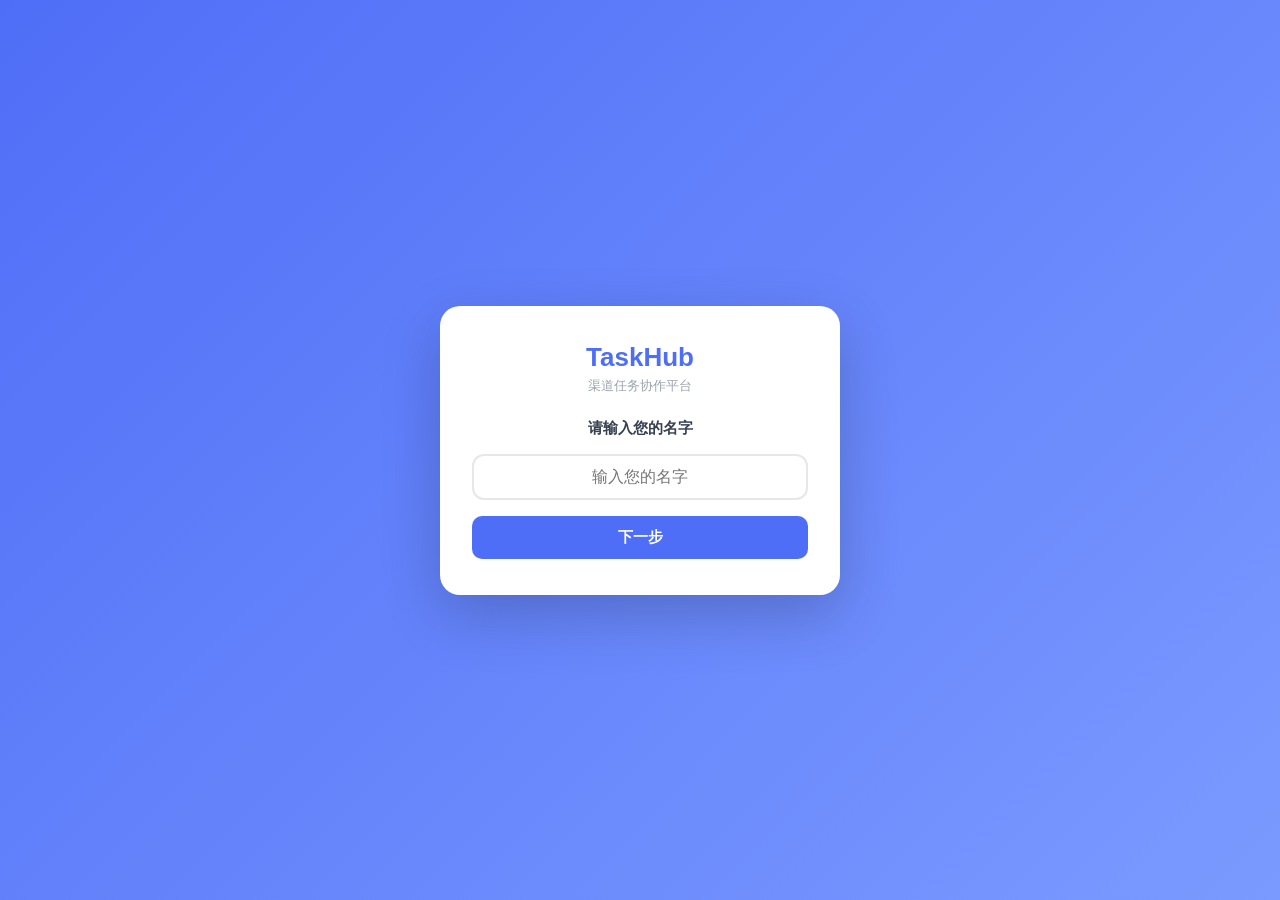
<file: index.html>
<!DOCTYPE html>
 <html lang="zh-CN">
 <head>
 <meta charset="UTF-8">
 <meta name="viewport" content="width=device-width, initial-scale=1.0">
 <script>if("ontouchstart" in window||navigator.maxTouchPoints>0||navigator.userAgent.indexOf("Mobi")>=0){if(!localStorage.getItem("th3_fd")&&window.innerWidth<768){window.location.href="mobile.html"}}</script>
 <title>TaskHub - 渠道任务协作平台</title>
 <link rel="stylesheet" href="css/style.css">
 </head>
 <body>
 
 <!-- Login -->
 <div class="login-overlay" id="login-page">
   <div class="login-card">
     <h1>TaskHub</h1>
     <div class="sub">渠道任务协作平台</div>
     <div id="login-step-1">
       <h2>请输入您的名字</h2>
       <input type="text" class="login-input" id="login-name" placeholder="输入您的名字">
       <button class="login-btn primary" onclick="goStep2()">下一步</button>
     </div>
     <div id="login-step-2" style="display:none">
       <h2>选择您的公司</h2>
       <div class="company-grid" id="login-company-grid"></div>
       <button class="login-btn primary" onclick="confirmLoginCompany()">确认进入</button>
       <button class="login-btn back" onclick="backToStep1()">← 返回</button>
     </div>
   </div>
 </div>
 
 <!-- Main App -->
 <div class="app" id="main-app" style="display:none">
   <div class="sidebar" id="sidebar">
     <div class="sidebar-header">
       <h1><svg viewBox="0 0 24 24" fill="none" stroke="currentColor" stroke-width="2"><path d="M9 5H7a2 2 0 00-2 2v12a2 2 0 002 2h10a2 2 0 002-2V7a2 2 0 00-2-2h-2M9 5a2 2 0 002 2h2a2 2 0 002-2M9 5a2 2 0 012-2h2a2 2 0 012 2m-6 9l2 2 4-4"/></svg>TaskHub</h1>
       <div class="user-info"><span class="ui-name" id="sidebar-user"></span><span class="ui-company" id="sidebar-company"></span><span class="ui-logout" onclick="logoutUser()">退出</span></div>
     </div>
     <div class="sidebar-nav">
       <div class="nav-section">
         <div class="nav-section-title">视图</div>
         <div class="nav-item active" onclick="setView('list')" data-view="list"><svg viewBox="0 0 24 24" fill="none" stroke="currentColor" stroke-width="2"><line x1="8" y1="6" x2="21" y2="6"/><line x1="8" y1="12" x2="21" y2="12"/><line x1="8" y1="18" x2="21" y2="18"/></svg>任务列表</div>
         <div class="nav-item" onclick="setView('coopers')" data-view="coopers"><svg viewBox="0 0 24 24" fill="none" stroke="currentColor" stroke-width="2"><path d="M10 13a5 5 0 007.54.54l3-3a5 5 0 00-7.07-7.07l-1.72 1.71"/><path d="M14 11a5 5 0 00-7.54-.54l-3 3a5 5 0 007.07 7.07l1.71-1.71"/></svg>常用Cooper</div>
       </div>
       <div class="nav-section">
         <div class="nav-section-title">状态</div>
         <div class="nav-item active" onclick="setFilter('all')" data-filter="all"><svg viewBox="0 0 24 24" fill="none" stroke="currentColor" stroke-width="2"><circle cx="12" cy="12" r="10"/></svg>全部</div>
         <div class="nav-item" onclick="setFilter('pending')" data-filter="pending"><svg viewBox="0 0 24 24" fill="none" stroke="currentColor" stroke-width="2"><circle cx="12" cy="12" r="10"/><polyline points="12 6 12 12 16 14"/></svg>待处理<span class="badge" id="pending-badge">0</span></div>
         <div class="nav-item" onclick="setFilter('done')" data-filter="done"><svg viewBox="0 0 24 24" fill="none" stroke="currentColor" stroke-width="2"><path d="M22 11.08V12a10 10 0 11-5.93-9.14"/><polyline points="22 4 12 14.01 9 11.01"/></svg>已完成</div>
       </div>
     </div>
     <div class="sidebar-footer">
       <div class="stat-grid">
         <div class="stat-item"><div class="sv" id="stat-total">0</div><div class="sl">总任务</div></div>
         <div class="stat-item success"><div class="sv" id="stat-done">0</div><div class="sl">已完成</div></div>
         <div class="stat-item danger"><div class="sv" id="stat-fb">0</div><div class="sl">待反馈</div></div>
       </div>
     </div>
   </div>
 
   <div class="main">
     <div class="main-header">
       <div class="header-left">
         <button class="mob-toggle" onclick="toggleSidebar()"><svg viewBox="0 0 24 24" width="16" height="16" fill="none" stroke="currentColor" stroke-width="2"><line x1="3" y1="12" x2="21" y2="12"/><line x1="3" y1="6" x2="21" y2="6"/><line x1="3" y1="18" x2="21" y2="18"/></svg></button>
         <h2 id="view-title">任务列表</h2>
         <span class="date-tag" id="header-company-tag"></span>
         <div class="date-tag" id="today-tag"></div>
       </div>
       <div class="header-right">
         <div class="search-bar"><svg viewBox="0 0 24 24" fill="none" stroke="currentColor" stroke-width="2"><circle cx="11" cy="11" r="8"/><line x1="21" y1="21" x2="16.65" y2="16.65"/></svg><input type="text" placeholder="搜索..." id="search-input" oninput="renderTasks()"></div>
       </div>
     </div>
 
     <div class="main-content" id="main-content">
       <div class="cal-wrap" id="calendar-section">
         <div class="cal-nav">
           <button class="cal-nav-btn" onclick="changeMonth(-1)"><svg viewBox="0 0 24 24" fill="none" stroke="currentColor" stroke-width="2"><polyline points="15 18 9 12 15 6"/></svg></button>
           <h3 id="calendar-title"></h3>
           <button class="cal-nav-btn" onclick="changeMonth(1)"><svg viewBox="0 0 24 24" fill="none" stroke="currentColor" stroke-width="2"><polyline points="9 18 15 12 9 6"/></svg></button>
         </div>
         <div class="cal-grid" id="calendar-grid"></div>
       </div>
       <div class="task-area" id="task-area"></div>
     </div>
   </div>
 </div>
 
 <!-- Tag/Note Modal -->
 <div class="modal-overlay" id="tag-modal">
   <div class="modal">
     <div class="modal-header"><h3>打标 / 备注</h3><button class="modal-close" onclick="hideTagModal()"><svg viewBox="0 0 24 24" fill="none" stroke="currentColor" stroke-width="2"><line x1="18" y1="6" x2="6" y2="18"/><line x1="6" y1="6" x2="18" y2="18"/></svg></button></div>
     <div class="form-group"><label>优先级标记</label><select id="tag-priority"><option value="">不修改</option><option value="high">高</option><option value="medium">中</option><option value="low">低</option></select></div>
     <div class="form-group"><label>备注</label><textarea id="tag-note" placeholder="添加备注信息..."></textarea></div>
     <div class="form-actions"><button class="btn btn-o" onclick="hideTagModal()">取消</button><button class="btn btn-p" onclick="saveTag()">保存</button></div>
   </div>
 </div>
 
 <!-- Add Cooper Modal -->
 <div class="modal-overlay" id="cooper-modal">
   <div class="modal">
     <div class="modal-header"><h3>添加常用Cooper</h3><button class="modal-close" onclick="hideCooperModal()"><svg viewBox="0 0 24 24" fill="none" stroke="currentColor" stroke-width="2"><line x1="18" y1="6" x2="6" y2="18"/><line x1="6" y1="6" x2="18" y2="18"/></svg></button></div>
     <div class="form-group"><label>名称</label><input type="text" id="cooper-name" placeholder="如：司机外呼明细"></div>
     <div class="form-group"><label>链接</label><input type="text" id="cooper-link" placeholder="https://cooper.didichuxing.com/..."></div>
     <div class="form-actions"><button class="btn btn-o" onclick="hideCooperModal()">取消</button><button class="btn btn-p" onclick="saveCooper()">保存</button></div>
   </div>
 </div>
 
 <div id="reminder-container"></div>
 <script src="js/github-sync.js"></script>
<script src="js/app.js"></script>
<script>
GH.initPartner().then(function(){init();}).catch(function(){init();});
</script>
<script>if(window.location.search.indexOf("desktop=1")>=0){localStorage.setItem("th3_fd","1")}if(window.location.search.indexOf("mobile=1")>=0){localStorage.removeItem("th3_fd");window.location.href="mobile.html"}</script>
 </body>
 </html>
</file>
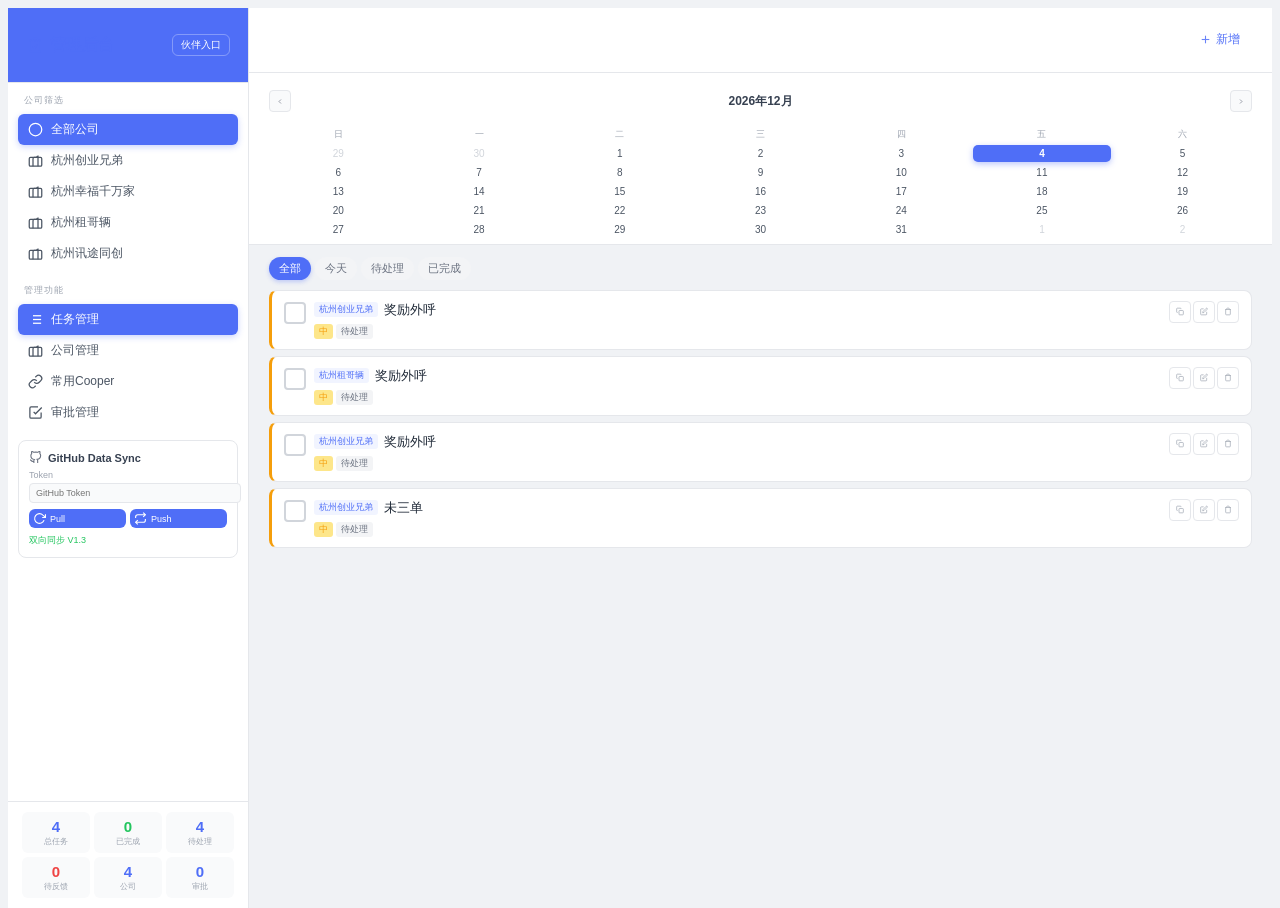
<file: admin.html>
<!DOCTYPE html>
<html lang="zh-CN">
<head>
<meta charset="UTF-8">
<meta name="viewport" content="width=device-width, initial-scale=1.0">
<title>TaskHub 管理后台</title>
<style>
:root{--primary:#4F6EF7;--primary-light:#7B9AFF;--primary-dark:#3A56D4;--success:#22C55E;--success-light:#BBF7D0;--warning:#F59E0B;--warning-light:#FDE68A;--danger:#EF4444;--danger-light:#FEE2E2;--gray-50:#F9FAFB;--gray-100:#F3F4F6;--gray-200:#E5E7EB;--gray-300:#D1D5DB;--gray-400:#9CA3AF;--gray-500:#6B7280;--gray-600:#4B5563;--gray-700:#374151;--gray-800:#1F2937;--bg:#F0F2F5;--card:#FFFFFF;--radius:10px;--shadow:0 2px 8px rgba(0,0,0,0.06)}
/* Sidebar header accent */
.sidebar-header{background:var(--primary);color:white;border-bottom:none}
.sidebar-header h1{color:white}
.sidebar-header .btn-outline{border-color:rgba(255,255,255,0.3);color:white}
.nav-item.active{background:var(--primary);color:white;box-shadow:0 2px 6px rgba(79,110,247,0.3)}

/* Main header accent */
.main-header{background:linear-gradient(135deg,var(--primary),var(--primary-dark));color:white;border-bottom:none}
.main-header h2{color:white}
.main-header .acf label{color:rgba(255,255,255,0.7)}
.main-header .acf select{background:rgba(255,255,255,0.15);border-color:rgba(255,255,255,0.2);color:white}
.main-header .search-bar input{background:rgba(255,255,255,0.15);border-color:rgba(255,255,255,0.2);color:white}
.main-header .search-bar input::placeholder{color:rgba(255,255,255,0.5)}
.main-header .search-bar svg{color:rgba(255,255,255,0.5)}
.main-header .btn-primary{background:white;color:var(--primary)}
.main-header .btn-primary:hover{background:var(--gray-100)}

/* Task card visual */
.tc:hover{border-color:var(--primary-light);box-shadow:var(--shadow)}
.tck{transition:all .2s}
.tck:hover{border-color:var(--primary-light)}
.ta-btn:hover{background:var(--gray-100);border-color:var(--primary-light)}
.ta-btn:hover svg{color:var(--primary)}
.tl:hover{background:rgba(79,110,247,0.15);transform:translateY(-1px)}

/* Calendar */
.cal-wrap{background:linear-gradient(180deg,var(--card) 0%,var(--gray-50) 100%)}
.cal-day.today{box-shadow:0 2px 6px rgba(79,110,247,0.4)}
.cal-nav-btn:hover{background:var(--primary-light);border-color:var(--primary-light)}
.cal-nav-btn:hover svg{color:white}

/* Filter tabs */
.filter-tab.active{background:var(--primary);color:white;box-shadow:0 2px 4px rgba(79,110,247,0.3)}
/* ===== Admin Page Layout ===== */
html,body{height:100%;overflow:hidden}
body{font-family:-apple-system,BlinkMacSystemFont,'Segoe UI','PingFang SC','Microsoft YaHei',sans-serif;background:var(--bg);color:var(--gray-800);display:flex;flex-direction:column}
.app{flex:1;display:flex;overflow:hidden;min-height:0}

/* Sidebar */
.sidebar{width:240px;min-width:240px;background:var(--card);border-right:1px solid var(--gray-200);display:flex;flex-direction:column;overflow:hidden}
.sidebar-header{padding:16px 18px;border-bottom:1px solid var(--gray-200);display:flex;align-items:center;justify-content:space-between}
.sidebar-header h1{font-size:16px;font-weight:700;color:var(--primary);display:flex;align-items:center;gap:6px}
.sidebar-header h1 svg{width:18px;height:18px}
.sidebar-nav{padding:8px 10px;overflow-y:auto;flex:1}
.nav-section{margin-bottom:12px}
.nav-section-title{font-size:9px;color:var(--gray-400);text-transform:uppercase;letter-spacing:1px;padding:3px 6px;margin-bottom:4px}
.nav-item{display:flex;align-items:center;gap:8px;padding:7px 10px;border-radius:6px;font-size:12px;color:var(--gray-600);cursor:pointer;transition:all .15s}
.nav-item:hover{background:var(--gray-100)}
.nav-item.active{background:var(--primary);color:white}
.nav-item svg{width:15px;height:15px;flex-shrink:0}
.nav-item .s-badge{background:var(--danger);color:white;font-size:9px;padding:1px 5px;border-radius:8px;margin-left:auto}
.sidebar-footer{padding:10px 14px;border-top:1px solid var(--gray-200)}
.stat-grid{display:grid;grid-template-columns:1fr 1fr 1fr;gap:4px}
.stat-item{padding:6px;border-radius:6px;background:var(--gray-50);text-align:center}
.stat-item .sv{font-size:15px;font-weight:700;color:var(--primary)}
.stat-item .sl{font-size:8px;color:var(--gray-400);margin-top:1px}
.stat-item.done .sv{color:var(--success)}
.stat-item.danger .sv{color:var(--danger)}

/* Main Content */
.main{flex:1;display:flex;flex-direction:column;overflow:hidden;min-width:0}

/* Header */
.main-header{padding:10px 20px;background:var(--card);border-bottom:1px solid var(--gray-200);display:flex;align-items:center;gap:12px;flex-shrink:0}
.main-header h2{font-size:15px;font-weight:600;white-space:nowrap}
.header-left{display:flex;align-items:center;gap:8px}
.header-right{margin-left:auto;display:flex;align-items:center;gap:8px}
.search-bar{position:relative;width:200px}
.search-bar input{width:100%;padding:6px 10px 6px 28px;border:1px solid var(--gray-200);border-radius:6px;font-size:11px;background:var(--gray-50);outline:none}
.search-bar input:focus{border-color:var(--primary);background:white}
.search-bar svg{position:absolute;left:8px;top:50%;transform:translateY(-50%);width:13px;height:13px;color:var(--gray-400)}
.acf{display:flex;align-items:center;gap:6px}
.acf select{padding:5px 8px;border:1px solid var(--gray-200);border-radius:5px;font-size:11px;background:var(--gray-50);outline:none}
.acf label{font-size:11px;color:var(--gray-500)}

/* Content body */
.main-content{flex:1;display:flex;flex-direction:column;overflow:hidden}

/* Calendar */
.cal-wrap{padding:8px 20px 6px;background:var(--card);border-bottom:1px solid var(--gray-200);flex-shrink:0}
.cal-nav{display:flex;align-items:center;justify-content:space-between;margin-bottom:4px}
.cal-nav h3{font-size:12px;font-weight:600;color:var(--gray-700)}
.cal-nav-btn{width:22px;height:22px;border-radius:4px;border:1px solid var(--gray-200);background:var(--gray-50);cursor:pointer;display:flex;align-items:center;justify-content:center}
.cal-nav-btn svg{width:11px;height:11px;color:var(--gray-500)}
.cal-grid{display:grid;grid-template-columns:repeat(7,1fr);gap:2px;text-align:center}
.cal-grid .cw{font-size:9px;color:var(--gray-400);padding:2px}
.cal-day{padding:3px 2px;border-radius:5px;font-size:10px;color:var(--gray-600);cursor:pointer;position:relative}
.cal-day:hover{background:var(--gray-100)}
.cal-day.today{background:var(--primary);color:white;font-weight:600}
.cal-day.sel{background:var(--primary-dark);color:white}
.cal-day.has-task::after{content:'';position:absolute;bottom:1px;left:50%;transform:translateX(-50%);width:4px;height:4px;border-radius:50%;background:var(--success)}
.cal-day.om{color:var(--gray-300)}

/* Task Area */
.task-area{flex:1;padding:12px 20px;overflow-y:auto}

/* Filter Tabs */
.filter-tabs{display:flex;gap:4px;margin-bottom:10px}
.filter-tab{padding:4px 10px;border-radius:12px;font-size:11px;border:none;background:var(--gray-100);color:var(--gray-500);cursor:pointer}
.filter-tab.active{background:var(--primary);color:white}

/* Buttons */
.btn{display:inline-flex;align-items:center;gap:4px;padding:6px 12px;border-radius:6px;font-size:12px;font-weight:500;cursor:pointer;border:none;transition:all .15s}
.btn svg{width:13px;height:13px}
.btn-primary{background:var(--primary);color:white}
.btn-primary:hover{background:var(--primary-dark)}
.btn-outline{background:transparent;border:1px solid var(--gray-300);color:var(--gray-600)}
.btn-danger{background:var(--danger);color:white}
.btn-sm{padding:4px 8px;font-size:10px}

/* ===== Task Card ===== */
.tc{background:var(--card);border-radius:8px;padding:10px 12px;margin-bottom:6px;border:1px solid var(--gray-200);display:flex;gap:8px;align-items:flex-start;transition:all .15s}
.tc:hover{border-color:var(--primary-light);box-shadow:var(--shadow)}
.tc.com{opacity:0.5}
.tc.ph{border-left:3px solid var(--danger)}
.tc.pm{border-left:3px solid var(--warning)}
.tc.pl{border-left:3px solid var(--gray-300)}
.tck{width:18px;height:18px;border-radius:4px;border:2px solid var(--gray-300);cursor:pointer;display:flex;align-items:center;justify-content:center;flex-shrink:0;margin-top:1px}
.tck.ch{background:var(--success);border-color:var(--success)}
.tck.ch svg{color:white}
.tck svg{width:11px;height:11px;color:transparent}
.tb{flex:1;min-width:0}
.tt{font-size:13px;font-weight:500;color:var(--gray-800);display:flex;align-items:center;gap:6px;flex-wrap:wrap}
.td{font-size:11px;color:var(--gray-500);margin-top:3px}
.tl{font-size:11px;color:var(--primary);text-decoration:none;display:inline-flex;align-items:center;gap:3px;margin-top:4px;padding:3px 6px;background:rgba(79,110,247,0.08);border-radius:4px}
.tl:hover{background:rgba(79,110,247,0.15)}
.tl svg{width:11px;height:11px}
.tm{display:flex;gap:3px;margin-top:5px;flex-wrap:wrap;align-items:center}
.tag{font-size:9px;padding:1px 5px;border-radius:3px;font-weight:500}
.tg-c{background:rgba(79,110,247,0.08);color:var(--primary)}
.tg-h{background:var(--danger-light);color:var(--danger)}
.tg-m{background:var(--warning-light);color:var(--warning)}
.tg-l{background:var(--gray-100);color:var(--gray-500)}
.tg-d{background:var(--success-light);color:var(--success)}
.tg-f{background:var(--warning-light);color:var(--warning)}
.ta{display:flex;gap:2px;flex-shrink:0}
.ta-btn{width:22px;height:22px;border-radius:4px;border:1px solid var(--gray-200);background:transparent;cursor:pointer;display:flex;align-items:center;justify-content:center}
.ta-btn svg{width:11px;height:11px;color:var(--gray-400)}
.ta-btn:hover{background:var(--gray-100)}

/* Empty */
.es{text-align:center;padding:40px 20px;color:var(--gray-400)}
.es svg{width:40px;height:40px;color:var(--gray-300);margin-bottom:10px}
.es h3{font-size:14px;color:var(--gray-500)}

/* ===== Modal ===== */
.mo{position:fixed;top:0;left:0;right:0;bottom:0;background:rgba(0,0,0,0.4);display:flex;align-items:center;justify-content:center;z-index:500;opacity:0;pointer-events:none;transition:opacity .2s}
.mo.sh{opacity:1;pointer-events:auto}
.md{background:var(--card);border-radius:12px;width:480px;max-width:92vw;padding:20px;box-shadow:0 20px 60px rgba(0,0,0,0.15);max-height:90vh;overflow-y:auto}
.mh{display:flex;align-items:center;justify-content:space-between;margin-bottom:14px}
.mh h3{font-size:15px;font-weight:600}
.mc{width:26px;height:26px;border-radius:5px;border:none;background:var(--gray-100);cursor:pointer;display:flex;align-items:center;justify-content:center}
.mc svg{width:13px;height:13px;color:var(--gray-500)}
.fg{margin-bottom:10px}
.fg label{font-size:11px;font-weight:500;color:var(--gray-700);display:block;margin-bottom:3px}
.fg input,.fg select,.fg textarea{width:100%;padding:6px 8px;border:1px solid var(--gray-200);border-radius:5px;font-size:12px;outline:none;background:var(--gray-50)}
.fg input:focus,.fg select:focus,.fg textarea:focus{border-color:var(--primary);background:white}
.fg textarea{min-height:50px;resize:vertical}
.fr{display:flex;gap:8px}
.fr .fg{flex:1}
.fa{display:flex;gap:6px;justify-content:flex-end;margin-top:14px;padding-top:10px;border-top:1px solid var(--gray-100)}

/* Approval */
.al{max-height:300px;overflow-y:auto}
.ai{padding:8px;border:1px solid var(--gray-200);border-radius:6px;margin-bottom:6px}
.ai .at{display:flex;align-items:center;justify-content:space-between;margin-bottom:4px}
.ai .at .an{font-weight:600;font-size:12px;color:var(--gray-700)}
.ai .at .ad{font-size:10px;color:var(--gray-400)}
.ai .ar{font-size:11px;color:var(--gray-600);margin-bottom:6px;padding:4px;background:var(--gray-50);border-radius:3px}
.ai .aa{display:flex;gap:4px;justify-content:flex-end}

/* Cooper */
.cp-item{display:flex;align-items:center;gap:6px;padding:6px 10px;border:1px solid var(--gray-100);border-radius:6px;font-size:12px;margin-bottom:4px;text-decoration:none;color:var(--gray-600);background:var(--card)}
.cp-item:hover{background:rgba(79,110,247,0.04)}
.cp-item svg{width:13px;height:13px;color:var(--primary);flex-shrink:0}
.cp-item .cn{flex:1;overflow:hidden;text-overflow:ellipsis;white-space:nowrap}
.cp-item .cd{width:20px;height:20px;border:none;background:transparent;cursor:pointer;font-size:10px;color:var(--gray-400);border-radius:3px;display:flex;align-items:center;justify-content:center}
.cp-item .cd:hover{background:var(--danger-light);color:var(--danger)}

/* Company Management */
.cm-grid{display:grid;grid-template-columns:repeat(auto-fill,minmax(320px,1fr));gap:14px}
.cm-card{background:var(--card);border-radius:10px;border:1px solid var(--gray-200);overflow:hidden}
.cm-card:hover{box-shadow:var(--shadow)}
.cm-head{display:flex;align-items:center;gap:8px;padding:12px 14px;background:var(--gray-50);border-bottom:1px solid var(--gray-100)}
.cm-head .cm-icon{width:32px;height:32px;border-radius:8px;background:var(--primary);color:white;display:flex;align-items:center;justify-content:center;font-size:14px;font-weight:700;flex-shrink:0}
.cm-head .cm-info{flex:1}
.cm-head .cm-name{font-size:13px;font-weight:600;color:var(--gray-800)}
.cm-head .cm-count{font-size:10px;color:var(--gray-400)}
.cm-head .cm-del{border:none;background:transparent;cursor:pointer;font-size:11px;color:var(--gray-400);padding:4px 8px;border-radius:4px}
.cm-head .cm-del:hover{background:var(--danger-light);color:var(--danger)}
.cm-body{padding:10px 14px}
.cm-members{display:flex;flex-wrap:wrap;gap:4px;min-height:28px;margin-bottom:8px}
.cm-chip{font-size:11px;background:rgba(79,110,247,0.08);color:var(--primary);padding:3px 8px;border-radius:12px;display:inline-flex;align-items:center;gap:4px}
.cm-chip .chip-x{font-size:9px;cursor:pointer;color:var(--gray-400);padding:0 2px}
.cm-chip .chip-x:hover{color:var(--danger)}
.cm-empty{font-size:11px;color:var(--gray-400);padding:4px 0}
.cm-add-row{display:flex;gap:4px}
.cm-add-row input{flex:1;padding:5px 8px;border:1px solid var(--gray-200);border-radius:4px;font-size:11px;outline:none;background:var(--gray-50)}
.cm-add-row input:focus{border-color:var(--primary)}
.cm-add-row button{padding:5px 10px;border-radius:4px;border:none;background:var(--primary);color:white;font-size:11px;cursor:pointer;white-space:nowrap}
.cm-add-form{display:flex;gap:6px;align-items:center}
.cm-add-form input{flex:1;padding:8px 12px;border:1px solid var(--gray-200);border-radius:6px;font-size:13px;outline:none}
.cm-add-form input:focus{border-color:var(--primary)}

/* GitHub Sync */
.gh-sync-panel{background:var(--card);border:1px solid var(--gray-200);border-radius:8px;padding:10px;margin-top:8px}
.gh-sync-panel .gh-header{display:flex;align-items:center;gap:6px;font-size:11px;font-weight:600;color:var(--gray-700);margin-bottom:6px}
.gh-sync-panel .gh-header svg{width:13px;height:13px;color:var(--gray-500)}
.gh-sync-panel .gh-row{margin-bottom:6px}
.gh-sync-panel .gh-row label{font-size:9px;color:var(--gray-400);display:block;margin-bottom:2px}
.gh-sync-panel .gh-row input{width:100%;padding:4px 6px;border:1px solid var(--gray-200);border-radius:4px;font-size:9px;outline:none;background:var(--gray-50)}
.gh-sync-panel .gh-row input:focus{border-color:var(--primary)}
.gh-sync-panel .gh-actions{display:flex;gap:4px}
.gh-sync-panel .gh-actions button{flex:1;padding:3px 4px;font-size:9px;white-space:nowrap}
.gh-sync-panel .gh-status{font-size:9px;margin-top:4px;padding:3px 6px;border-radius:4px;display:none}
.gh-sync-panel .gh-status.ok{background:var(--success-light);color:var(--success);display:block}
.gh-sync-panel .gh-status.err{background:var(--danger-light);color:var(--danger);display:block}

/* Scrollbar */
::-webkit-scrollbar{width:4px}
::-webkit-scrollbar-thumb{background:var(--gray-300);border-radius:2px}

</style>
</head>
<body>
<div class="app">
  <!-- Sidebar -->
  <div class="sidebar">
    <div class="sidebar-header">
      <h1><svg viewBox="0 0 24 24" fill="none" stroke="currentColor" stroke-width="2"><path d="M9 5H7a2 2 0 00-2 2v12a2 2 0 002 2h10a2 2 0 002-2V7a2 2 0 00-2-2h-2M9 5a2 2 0 002 2h2a2 2 0 002-2M9 5a2 2 0 012-2h2a2 2 0 012 2m-6 9l2 2 4-4"/></svg>管理后台</h1>
      <button class="btn btn-outline" style="font-size:10px;padding:3px 8px" onclick="window.open('index.html')">伙伴入口</button>
    </div>
    <div class="sidebar-nav">
      <div class="nav-section">
        <div class="nav-section-title">公司筛选</div>
        <div class="nav-item active" onclick="setComp('__all__')" id="f-all"><svg viewBox="0 0 24 24" fill="none" stroke="currentColor" stroke-width="2"><circle cx="12" cy="12" r="10"/></svg>全部公司</div>
        <div id="company-sidebar-list"></div>
      </div>
      <div class="nav-section">
        <div class="nav-section-title">管理功能</div>
        <div class="nav-item" onclick="showView('tasks')" id="nav-tasks"><svg viewBox="0 0 24 24" fill="none" stroke="currentColor" stroke-width="2"><line x1="8" y1="6" x2="21" y2="6"/><line x1="8" y1="12" x2="21" y2="12"/><line x1="8" y1="18" x2="21" y2="18"/></svg>任务管理</div>
        <div class="nav-item" onclick="showView('companies')" id="nav-companies"><svg viewBox="0 0 24 24" fill="none" stroke="currentColor" stroke-width="2"><rect x="2" y="7" width="20" height="14" rx="2" ry="2"/><path d="M16 21V5a2 2 0 00-2 2h-4a2 2 0 00-2 2v12"/></svg>公司管理</div>
        <div class="nav-item" onclick="showView('coopers')" id="nav-coopers"><svg viewBox="0 0 24 24" fill="none" stroke="currentColor" stroke-width="2"><path d="M10 13a5 5 0 007.54.54l3-3a5 5 0 00-7.07-7.07l-1.72 1.71"/><path d="M14 11a5 5 0 00-7.54-.54l-3 3a5 5 0 007.07 7.07l1.71-1.71"/></svg>常用Cooper</div>
        <div class="nav-item" onclick="showView('approvals')" id="nav-approvals"><svg viewBox="0 0 24 24" fill="none" stroke="currentColor" stroke-width="2"><path d="M9 11l3 3L22 4"/><path d="M21 12v7a2 2 0 01-2 2H5a2 2 0 01-2-2V5a2 2 0 012-2h11"/></svg>审批管理<span class="s-badge" id="badge-approvals" style="display:none">0</span></div>
      </div>
      <div id="admin-sync-section"></div>
    </div>
    <div class="sidebar-footer">
      <div class="stat-grid">
        <div class="stat-item"><div class="sv" id="s-total">0</div><div class="sl">总任务</div></div>
        <div class="stat-item done"><div class="sv" id="s-done">0</div><div class="sl">已完成</div></div>
        <div class="stat-item"><div class="sv" id="s-pending">0</div><div class="sl">待处理</div></div>
        <div class="stat-item danger"><div class="sv" id="s-feedback">0</div><div class="sl">待反馈</div></div>
        <div class="stat-item"><div class="sv" id="s-companies">0</div><div class="sl">公司</div></div>
        <div class="stat-item"><div class="sv" id="s-approvals">0</div><div class="sl">审批</div></div>
      </div>
    </div>
  </div>

  <!-- Main Content -->
  <div class="main">
    <div class="main-header">
      <h2 id="view-title">任务管理</h2>
      <div class="header-right">
        <div class="acf"><label>公司</label><select onchange="setComp(this.value)" id="ad-comp-sel"><option value="__all__">全部</option></select></div>
        <div class="search-bar"><svg viewBox="0 0 24 24" fill="none" stroke="currentColor" stroke-width="2"><circle cx="11" cy="11" r="8"/><line x1="21" y1="21" x2="16.65" y2="16.65"/></svg><input type="text" placeholder="搜索..." oninput="searchTasks()" id="ad-search"></div>
        <button class="btn btn-primary" onclick="showAdd()"><svg viewBox="0 0 24 24" fill="none" stroke="currentColor" stroke-width="2"><line x1="12" y1="5" x2="12" y2="19"/><line x1="5" y1="12" x2="19" y2="12"/></svg>新增</button>
      </div>
    </div>
    <div class="main-content">
      <div class="cal-wrap" id="admin-cal-wrap">
        <div class="cal-nav">
          <button class="cal-nav-btn" onclick="changeMonth(-1)"><svg viewBox="0 0 24 24" fill="none" stroke="currentColor" stroke-width="2"><polyline points="15 18 9 12 15 6"/></svg></button>
          <h3 id="calendar-title"></h3>
          <button class="cal-nav-btn" onclick="changeMonth(1)"><svg viewBox="0 0 24 24" fill="none" stroke="currentColor" stroke-width="2"><polyline points="9 18 15 12 9 6"/></svg></button>
        </div>
        <div class="cal-grid" id="calendar-grid"></div>
      </div>
      <div class="task-area" id="admin-content"></div>
    </div>
  </div>
</div>
<!-- Task Modal -->
 <div class="mo" id="task-modal"><div class="md">
   <div class="mh"><h3 id="tm-title">新增任务</h3><button class="mc" onclick="hideModal()"><svg viewBox="0 0 24 24" fill="none" stroke="currentColor" stroke-width="2"><line x1="18" y1="6" x2="6" y2="18"/><line x1="6" y1="6" x2="18" y2="18"/></svg></button></div>
   <div class="fg"><label>任务名称</label><input type="text" id="f-name"></div>
   <div class="fr"><div class="fg"><label>所属公司</label><select id="f-company"></select></div><div class="fg"><label>优先级</label><select id="f-priority"><option value="high">高</option><option value="medium" selected>中</option><option value="low">低</option></select></div></div>
   <div class="fr"><div class="fg"><label>分配伙伴</label><input type="text" id="f-partner"></div><div class="fg"><label>Cooper表格名</label><input type="text" id="f-table-name" placeholder="显示名称"></div></div>
   <div class="fg"><label>Cooper链接</label><input type="text" id="f-link" placeholder="https://cooper.didichuxing.com/..."></div>
   <div class="fg"><label>任务描述</label><textarea id="f-desc"></textarea></div>
   <div class="fr"><div class="fg"><label>下发日期</label><input type="date" id="f-date"></div><div class="fg"><label>达标目标</label><input type="text" id="f-target"></div></div>
   <div class="fr"><div class="fg"><label>需要反馈</label><select id="f-fb" onchange="tbFB()"><option value="0">否</option><option value="1">是</option></select></div><div class="fg" id="fb-time-g" style="display:none"><label>反馈截止时间</label><input type="datetime-local" id="f-fb-time"></div></div>
   <div class="fg" id="fb-req-g" style="display:none"><label>反馈要求</label><input type="text" id="f-fb-req" placeholder="如：填写外呼结果并提交"></div>
   <div class="fa"><button class="btn btn-outline" onclick="hideModal()">取消</button><button class="btn btn-primary" onclick="saveTask()">保存</button></div>
 </div></div>
 
 <!-- Cooper Modal -->
 <div class="mo" id="cooper-modal"><div class="md" style="width:380px">
   <div class="mh"><h3>添加常用Cooper</h3><button class="mc" onclick="hideCooperModal()"><svg viewBox="0 0 24 24" fill="none" stroke="currentColor" stroke-width="2"><line x1="18" y1="6" x2="6" y2="18"/><line x1="6" y1="6" x2="18" y2="18"/></svg></button></div>
   <div class="fg"><label>名称</label><input type="text" id="c-name"></div>
   <div class="fg"><label>链接</label><input type="text" id="c-link"></div>
   <div class="fg"><label>所属公司</label><select id="c-company"><option value="__all__">全部公司</option></select></div>
   <div class="fa"><button class="btn btn-outline" onclick="hideCooperModal()">取消</button><button class="btn btn-primary" onclick="saveCooper()">保存</button></div>
 </div></div>
 
 
<script>
var S = { filter: '__all__', editId: null, showView: 'tasks', _qf: 'all', calMon: new Date(), selDate: null };

/* --- Data Layer --- */
function ld() {
  try {
    var d = localStorage.getItem('th3_global');
    if (d) { var o = JSON.parse(d); S.tasks = o.tasks || []; S.coopers = o.adminCoopers || []; S.approvals = o.approvals || []; S.companies = o.companies || []; S.users = o.users || {}; }
    else { S.tasks = []; S.coopers = []; S.approvals = []; S.companies = []; S.users = {}; }
  } catch (e) { S.tasks = []; S.coopers = []; S.approvals = []; S.companies = []; S.users = {}; }
  if (!S.companies.length) { S.companies = ['杭州创业兄弟','杭州幸福千万家','杭州租哥辆','杭州讯途同创']; sv(); }
}
function sv() {
  localStorage.setItem('th3_global', JSON.stringify({
    tasks: S.tasks, adminCoopers: S.coopers, approvals: S.approvals, companies: S.companies, users: S.users
  }));
}
function td() { var d = new Date(); return d.getFullYear() + '-' + String(d.getMonth() + 1).padStart(2, '0') + '-' + String(d.getDate()).padStart(2, '0'); }
function today() { return td(); }
function uid() { return Date.now().toString(36) + Math.random().toString(36).slice(2, 6); }

/* --- Navigation --- */
function showView(v) {
  S.showView = v;
  document.querySelectorAll('.nav-item[id^="nav-"]').forEach(function(e){e.classList.remove('active')});
  var n = document.getElementById('nav-' + v);
  if (n) n.classList.add('active');
  document.getElementById('view-title').textContent = v==='tasks'?'任务管理':v==='companies'?'公司管理':v==='coopers'?'常用Cooper':'审批管理';
  document.getElementById('admin-cal-wrap').style.display = v==='tasks'?'block':'none';
  render();
}

function setComp(c) {
  S.filter = c;
  document.querySelectorAll('.nav-item[id^="f-"]').forEach(function(e){e.classList.remove('active')});
  var el = c === '__all__' ? document.getElementById('f-all') : document.getElementById('f-' + c);
  if (el) el.classList.add('active');
  render();
}

function renderCompanySidebar() {
  var el = document.getElementById('company-sidebar-list'); var h = '';
  S.companies.forEach(function(c){
    h += '<div class="nav-item' + (S.filter===c?' active':'') + '" id="f-' + c + '" onclick="setComp(\'' + c.replace(/'/g,"\\'") + '\')"><svg viewBox="0 0 24 24" fill="none" stroke="currentColor" stroke-width="2"><rect x="2" y="7" width="20" height="14" rx="2" ry="2"/><path d="M16 21V5a2 2 0 00-2 2h-4a2 2 0 00-2 2v12"/></svg>' + c + '</div>';
  });
  el.innerHTML = h;
}

/* --- Calendar --- */
function changeMonth(d) { S.calMon = new Date(S.calMon.getFullYear(), S.calMon.getMonth() + d, 1); renderCal(); }

function renderCal() {
  var m = S.calMon;
  document.getElementById('calendar-title').textContent = m.getFullYear() + '年' + (m.getMonth()+1) + '月';
  var g = document.getElementById('calendar-grid');
  var h = ['日','一','二','三','四','五','六'].map(function(x){return '<div class="cw">'+x+'</div>'}).join('');
  var fd = new Date(m.getFullYear(), m.getMonth(), 1).getDay();
  var dim = new Date(m.getFullYear(), m.getMonth()+1, 0).getDate();
  var pd = new Date(m.getFullYear(), m.getMonth(), 0).getDate();
  var ts = today();
  var tds = new Set((S.tasks||[]).map(function(x){return x.date}));
  for (var i = fd-1; i>=0; i--) { h += '<div class="cal-day om">'+(pd-i)+'</div>'; }
  for (var d=1; d<=dim; d++) {
    var ds = m.getFullYear()+'-'+String(m.getMonth()+1).padStart(2,'0')+'-'+String(d).padStart(2,'0');
    var cls = ['cal-day'];
    if (ds===ts) cls.push('today');
    if (S.selDate===ds) cls.push('sel');
    if (tds.has(ds)) cls.push('has-task');
    h += '<div class="'+cls.join(' ')+'" onclick="selDate(\''+ds+'\')">'+d+'</div>';
  }
  var r = 7 - ((fd+dim)%7); if (r<7) for (var d=1; d<=r; d++) { h += '<div class="cal-day om">'+d+'</div>'; }
  g.innerHTML = h;
}

function selDate(ds) { S.selDate = ds === S.selDate ? null : ds; S._qf = 'all'; renderCal(); renderTaskList(); }

/* --- Render --- */
function render() {
  ld(); renderCompanySidebar(); renderCal();
  if (S.showView==='tasks') renderTaskList();
  else if (S.showView==='companies') renderCompanyMgmt();
  else if (S.showView==='coopers') renderCoopers();
  else if (S.showView==='approvals') renderApprovals();
  updateStats();
}

function renderTaskList() {
  var t = S.tasks.slice();
  if (S.filter!=='__all__') t = t.filter(function(x){return x.company===S.filter});
  if (S._qf==='today') t = t.filter(function(x){return x.date===today()});
  else if (S._qf==='pending') t = t.filter(function(x){return x.status==='pending'});
  else if (S._qf==='done') t = t.filter(function(x){return x.status==='done'});
  if (S.selDate) t = t.filter(function(x){return x.date===S.selDate});

  var a = document.getElementById('admin-content');
  var h = '<div class="filter-tabs"><button class="filter-tab'+(S._qf==='all'?' active':'')+'" onclick="setQF(\'all\',this)">全部</button><button class="filter-tab'+(S._qf==='today'?' active':'')+'" onclick="setQF(\'today\',this)">今天</button><button class="filter-tab'+(S._qf==='pending'?' active':'')+'" onclick="setQF(\'pending\',this)">待处理</button><button class="filter-tab'+(S._qf==='done'?' active':'')+'" onclick="setQF(\'done\',this)">已完成</button></div>';

  var sq = (document.getElementById('ad-search')||{}).value||'';
  if (sq) t = t.filter(function(x){return x.name.indexOf(sq)>=0||(x.partner||'').indexOf(sq)>=0});
  if (!t.length) { h += '<div class="es"><svg viewBox="0 0 24 24" fill="none" stroke="currentColor" stroke-width="1.5"><rect x="3" y="4" width="18" height="18" rx="2" ry="2"/></svg><h3>暂无任务</h3></div>'; a.innerHTML = h; return; }
  t.sort(function(a,b){return b.date.localeCompare(a.date)||{high:0,medium:1,low:2}[a.priority]-{high:0,medium:1,low:2}[b.priority]});
  t.forEach(function(x){h += taskCard(x)});
  a.innerHTML = h;
}

function searchTasks() { renderTaskList(); }
function setQF(qf, btn) { S._qf = qf; render(); }

function taskCard(t) {
  var SL = {pending:'待处理',done:'已完成'};
  var PL = {high:'高',medium:'中',low:'低'};
  var cc = t.status==='done'?'com':'';
  var pc = 'p'+t.priority[0];
  var kc = t.status==='done'?'ch':'';
  var fb = t.needFeedback?'<span class="tag tg-f">需反馈</span>':'';
  var dl = '';
  if (t.needFeedback&&t.feedbackDeadline) {
    if (t.feedbackDeadline.indexOf('T')>=0) {
      var dd = new Date(t.feedbackDeadline);
      dl = '<span class="tag tg-f" style="background:var(--danger-light);color:var(--danger)">截止 '+(dd.getMonth()+1)+'/'+dd.getDate()+' '+String(dd.getHours()).padStart(2,'0')+':'+String(dd.getMinutes()).padStart(2,'0')+'</span>';
    } else { dl = '<span class="tag tg-f">截止 '+t.feedbackDeadline+'</span>'; }
  }
  return '<div class="tc '+cc+' '+pc+'"><div class="tck '+kc+'" onclick="tog(\''+t.id+'\')"><svg viewBox="0 0 24 24" fill="none" stroke="currentColor" stroke-width="3"><polyline points="20 6 9 17 4 12"/></svg></div><div class="tb"><div class="tt"><span class="tag tg-c">'+t.company+'</span>'+t.name+fb+dl+'</div>'+(t.desc?'<div class="td">'+t.desc+'</div>':'')+(t.link?'<a class="tl" href="'+t.link+'" target="_blank"><svg viewBox="0 0 24 24" fill="none" stroke="currentColor" stroke-width="2"><path d="M14 2H6a2 2 0 00-2 2v16a2 2 0 002 2h12a2 2 0 002-2V8z"/><polyline points="14 2 14 8 20 8"/></svg>'+(t.tableName||'打开表格')+'</a>':'')+'<div class="tm"><span class="tag tg-'+t.priority[0]+'">'+PL[t.priority]+'</span><span class="tag tg-'+(t.status==='done'?'d':'l')+'">'+SL[t.status]+'</span>'+(t.partner?'<span class="tag tg-f">'+t.partner+'</span>':'')+'</div></div><div class="ta"><button class="ta-btn" onclick="copyTask(\''+t.id+'\')" title="复制"><svg viewBox="0 0 24 24" fill="none" stroke="currentColor" stroke-width="2"><rect x="9" y="9" width="13" height="13" rx="2" ry="2"/><path d="M5 15H4a2 2 0 01-2-2V4a2 2 0 012-2h9a2 2 0 012 2v1"/></svg></button><button class="ta-btn" onclick="editTask(\''+t.id+'\')" title="编辑"><svg viewBox="0 0 24 24" fill="none" stroke="currentColor" stroke-width="2"><path d="M11 4H4a2 2 0 00-2 2v14a2 2 0 002 2h14a2 2 0 002-2v-7"/><path d="M18.5 2.5a2.121 2.121 0 013 3L12 15l-4 1 1-4 9.5-9.5z"/></svg></button><button class="ta-btn" onclick="delTask(\''+t.id+'\')" title="删除"><svg viewBox="0 0 24 24" fill="none" stroke="currentColor" stroke-width="2"><polyline points="3 6 5 6 21 6"/><path d="M19 6v14a2 2 0 01-2 2H7a2 2 0 01-2-2V6m3 0V4a2 2 0 012-2h4a2 2 0 012 2v2"/></svg></button></div></div>';
}

function tog(id) { var t=S.tasks.find(function(x){return x.id===id}); if(!t)return; t.status=t.status==='done'?'pending':'done'; sv();  render(); }

/* --- Task CRUD (unchanged) --- */
function showAdd() { S.editId=null; document.getElementById('tm-title').textContent='新增任务'; resetForm(); document.getElementById('task-modal').classList.add('sh'); }
function resetForm() {
  document.getElementById('f-name').value='';
  var sel=document.getElementById('f-company');
  sel.innerHTML=S.companies.map(function(c){return '<option value="'+c+'">'+c+'</option>'}).join('');
  document.getElementById('f-priority').value='medium';
  document.getElementById('f-partner').value='';
  document.getElementById('f-table-name').value='';
  document.getElementById('f-link').value='';
  document.getElementById('f-desc').value='';
  document.getElementById('f-date').value=td();
  document.getElementById('f-target').value='';
  document.getElementById('f-fb').value='0';
  document.getElementById('f-fb-time').value='';
  document.getElementById('f-fb-req').value='';
  document.getElementById('fb-time-g').style.display='none';
  document.getElementById('fb-req-g').style.display='none';
}
function editTask(id) {
  var t=S.tasks.find(function(x){return x.id===id}); if(!t)return;
  S.editId=id; document.getElementById('tm-title').textContent='编辑任务';
  document.getElementById('f-name').value=t.name;
  var sel=document.getElementById('f-company');
  sel.innerHTML=S.companies.map(function(c){return '<option value="'+c+'"'+(c===t.company?' selected':'')+'>'+c+'</option>'}).join('');
  document.getElementById('f-priority').value=t.priority;
  document.getElementById('f-partner').value=t.partner||'';
  document.getElementById('f-table-name').value=t.tableName||'';
  document.getElementById('f-link').value=t.link||'';
  document.getElementById('f-desc').value=t.desc||'';
  document.getElementById('f-date').value=t.date;
  document.getElementById('f-target').value=t.target||'';
  document.getElementById('f-fb').value=t.needFeedback?'1':'0';
  document.getElementById('f-fb-time').value=t.feedbackDeadline||'';
  document.getElementById('f-fb-req').value=t.feedbackReq||'';
  tbFB();
  document.getElementById('task-modal').classList.add('sh');
}
function hideModal() { document.getElementById('task-modal').classList.remove('sh'); }
function tbFB(){var v=document.getElementById('f-fb').value;document.getElementById('fb-time-g').style.display=v==='1'?'block':'none';document.getElementById('fb-req-g').style.display=v==='1'?'block':'none';}
function saveTask() {
  var name=document.getElementById('f-name').value.trim();
  if(!name){alert('请输入任务名称');return;}
  var d={
    name:name,company:document.getElementById('f-company').value,
    priority:document.getElementById('f-priority').value,
    partner:document.getElementById('f-partner').value.trim(),
    tableName:document.getElementById('f-table-name').value.trim(),
    link:document.getElementById('f-link').value.trim(),
    desc:document.getElementById('f-desc').value.trim(),
    date:document.getElementById('f-date').value||td(),
    target:document.getElementById('f-target').value.trim(),
    needFeedback:document.getElementById('f-fb').value==='1',
    feedbackDeadline:document.getElementById('f-fb-time').value||'',
    feedbackReq:document.getElementById('f-fb-req').value.trim()
  };
  if(S.editId){var t=S.tasks.find(function(x){return x.id===S.editId});if(t)Object.assign(t,d)}
  else{S.tasks.push({id:uid(),userNote:'',status:'pending',createdAt:Date.now()});Object.assign(S.tasks[S.tasks.length-1],d)}
  sv();hideModal(); render();
}
function delTask(id){if(!confirm('确认删除？'))return;S.tasks=S.tasks.filter(function(x){return x.id!==id});sv(); render();}
function copyTask(id){var t=S.tasks.find(function(x){return x.id===id});if(!t)return;S.editId=null;document.getElementById('tm-title').textContent='复制任务';document.getElementById('f-name').value=t.name+' (副本)';var sel=document.getElementById('f-company');sel.innerHTML=S.companies.map(function(c){return '<option value="'+c+'"'+(c===t.company?' selected':'')+'>'+c+'</option>'}).join('');document.getElementById('f-priority').value=t.priority;document.getElementById('f-partner').value=t.partner||'';document.getElementById('f-table-name').value=t.tableName||'';document.getElementById('f-link').value=t.link||'';document.getElementById('f-desc').value=t.desc||'';document.getElementById('f-date').value=td();document.getElementById('f-target').value=t.target||'';document.getElementById('f-fb').value=t.needFeedback?'1':'0';document.getElementById('f-fb-time').value=t.feedbackDeadline||'';document.getElementById('f-fb-req').value=t.feedbackReq||'';tbFB();document.getElementById('task-modal').classList.add('sh');}

/* --- Company Management --- */
function renderCompanyMgmt() {
  var a=document.getElementById('admin-content');
  var h='<div style="margin-bottom:16px;display:flex;align-items:center;justify-content:space-between"><h2 style="font-size:16px;font-weight:600">公司管理</h2></div>';
  h+='<div class="cm-add-form" style="margin-bottom:16px"><input type="text" id="new-cname" placeholder="输入新公司名称" style="max-width:280px"><button class="btn btn-primary" onclick="addCompany()">+ 添加公司</button></div>';
  h+='<div class="cm-grid">';
  S.companies.forEach(function(c){
    var members=S.users[c]||[];
    h+='<div class="cm-card"><div class="cm-head"><div class="cm-icon">'+c.charAt(0)+'</div><div class="cm-info"><div class="cm-name">'+c+'</div><div class="cm-count">'+members.length+' 位成员</div></div><button class="cm-del" onclick="delCompany(\''+c.replace(/'/g,"\\'")+'\')">删除</button></div>';
    h+='<div class="cm-body"><div class="cm-members">';
    if(members.length){members.forEach(function(m){h+='<span class="cm-chip">'+m+'<span class="chip-x" onclick="removeMember(\''+c.replace(/'/g,"\\'")+'\',\''+m.replace(/'/g,"\\'")+'\')">x</span></span>'})}
    else{h+='<span class="cm-empty">暂无成员</span>'}
    h+='</div><div class="cm-add-row"><input id="nm-'+c.replace(/[^a-zA-Z0-9\u4e00-\u9fa5]/g,'_')+'" placeholder="输入成员名字"><button onclick="addMember(\''+c.replace(/'/g,"\\'")+'\')">添加</button></div></div></div>';
  });
  h+='</div>'; a.innerHTML=h;
}
function addCompany(){var n=document.getElementById('new-cname').value.trim();if(!n)return;if(S.companies.indexOf(n)>=0){alert('该公司已存在');return}S.companies.push(n);sv(); render()}
function delCompany(n){if(!confirm('确认删除公司"'+n+'"？'))return;S.companies=S.companies.filter(function(x){return x!==n});sv(); render()}
function addMember(comp){var id='nm-'+comp.replace(/[^a-zA-Z0-9\u4e00-\u9fa5]/g,'_');var inp=document.getElementById(id);var n=inp.value.trim();if(!n)return;if(!S.users[comp])S.users[comp]=[];if(S.users[comp].indexOf(n)>=0){alert('该成员已存在');return}S.users[comp].push(n);sv(); render()}
function removeMember(comp,user){if(!confirm('确认移除"'+user+'"？'))return;if(!S.users[comp])return;S.users[comp]=S.users[comp].filter(function(x){return x!==user});sv(); render()}

/* --- Cooper Management --- */
function renderCoopers() {
  var a=document.getElementById('admin-content');
  var h='<div style="margin-bottom:16px;display:flex;align-items:center;justify-content:space-between"><h2 style="font-size:16px;font-weight:600">常用Cooper链接</h2><button class="btn btn-primary" onclick="showCooperModal()">+ 添加</button></div>';
  if(!S.coopers.length){h+='<div class="es"><h3>暂无链接</h3></div>'}
  else{S.coopers.forEach(function(c){h+='<div class="cp-item"><svg viewBox="0 0 24 24" fill="none" stroke="currentColor" stroke-width="2"><path d="M14 2H6a2 2 0 00-2 2v16a2 2 0 002 2h12a2 2 0 002-2V8z"/><polyline points="14 2 14 8 20 8"/></svg><a class="cn" href="'+c.link+'" target="_blank" style="text-decoration:none;color:var(--gray-600)">'+c.name+'</a><span class="tag tg-c" style="margin-left:4px">'+(c.company==='__all__'?'全部公司':c.company)+'</span><button class="cd" onclick="delCooper(\''+c.id+'\')">x</button></div>'})}
  a.innerHTML=h;
}
function showCooperModal(){document.getElementById('c-name').value='';document.getElementById('c-link').value='';var sel=document.getElementById('c-company');sel.innerHTML='<option value="__all__">全部公司</option>'+S.companies.map(function(c){return'<option value="'+c+'">'+c+'</option>'}).join('');document.getElementById('cooper-modal').classList.add('sh')}
function hideCooperModal(){document.getElementById('cooper-modal').classList.remove('sh')}
function saveCooper(){var n=document.getElementById('c-name').value.trim();var l=document.getElementById('c-link').value.trim();if(!n||!l){alert('请填写名称和链接');return}S.coopers.push({id:uid(),name:n,link:l,company:document.getElementById('c-company').value,byAdmin:true});sv();hideCooperModal(); render()}
function delCooper(id){S.coopers=S.coopers.filter(function(x){return x.id!==id});sv(); render()}

/* --- Approvals --- */
function renderApprovals(){var a=document.getElementById('admin-content');var pending=S.approvals.filter(function(a){return a.status==='pending'});var h='<div style="margin-bottom:16px"><h2 style="font-size:16px;font-weight:600">审批管理</h2></div>';if(!pending.length){h+='<div class="es"><h3>暂无待审批</h3></div>'}else{pending.forEach(function(a){h+='<div class="ai"><div class="at"><span class="an">'+a.from+' '+a.target+'</span><span class="ad">'+new Date(a.createdAt).toLocaleDateString()+'</span></div><div class="ar">'+a.reason+'</div><div class="aa"><button class="btn btn-sm btn-primary" onclick="appr(\''+a.id+'\')">同意</button><button class="btn btn-sm btn-danger" onclick="rej(\''+a.id+'\')">拒绝</button></div></div>'})}a.innerHTML=h}
function appr(id){var a=S.approvals.find(function(x){return x.id===id});if(!a)return;a.status='approved';sv(); render()}
function rej(id){var a=S.approvals.find(function(x){return x.id===id});if(!a)return;a.status='rejected';sv(); render()}

/* --- Stats --- */
function updateStats() {
  document.getElementById('s-total').textContent=S.tasks.length;
  document.getElementById('s-companies').textContent=S.companies.length;
  document.getElementById('s-done').textContent=S.tasks.filter(function(t){return t.status==='done'}).length;
  document.getElementById('s-pending').textContent=S.tasks.filter(function(t){return t.status==='pending'}).length;
  document.getElementById('s-feedback').textContent=S.tasks.filter(function(t){return t.needFeedback&&t.date===td()&&t.status!=='done'}).length;
  var pendingApp=S.approvals.filter(function(a){return a.status==='pending'}).length;
  document.getElementById('s-approvals').textContent=pendingApp;
  var badge=document.getElementById('badge-approvals');
  badge.textContent=pendingApp;badge.style.display=pendingApp?'inline':'none';
  // Update header company select
  var sel=document.getElementById('ad-comp-sel');
  if(sel&&sel.options.length<=1){sel.innerHTML='<option value="__all__">全部</option>'+S.companies.map(function(c){return'<option value="'+c+'"'+(S.filter===c?' selected':'')+'>'+c+'</option>'}).join('')}
}

function init() { ld(); showView('tasks'); }
</script>
<script src="js/github-sync.js"></script>
<script>
document.getElementById('admin-sync-section').innerHTML=GH.renderSyncPanel();
init();
</script>
</body>
</html>
</file>
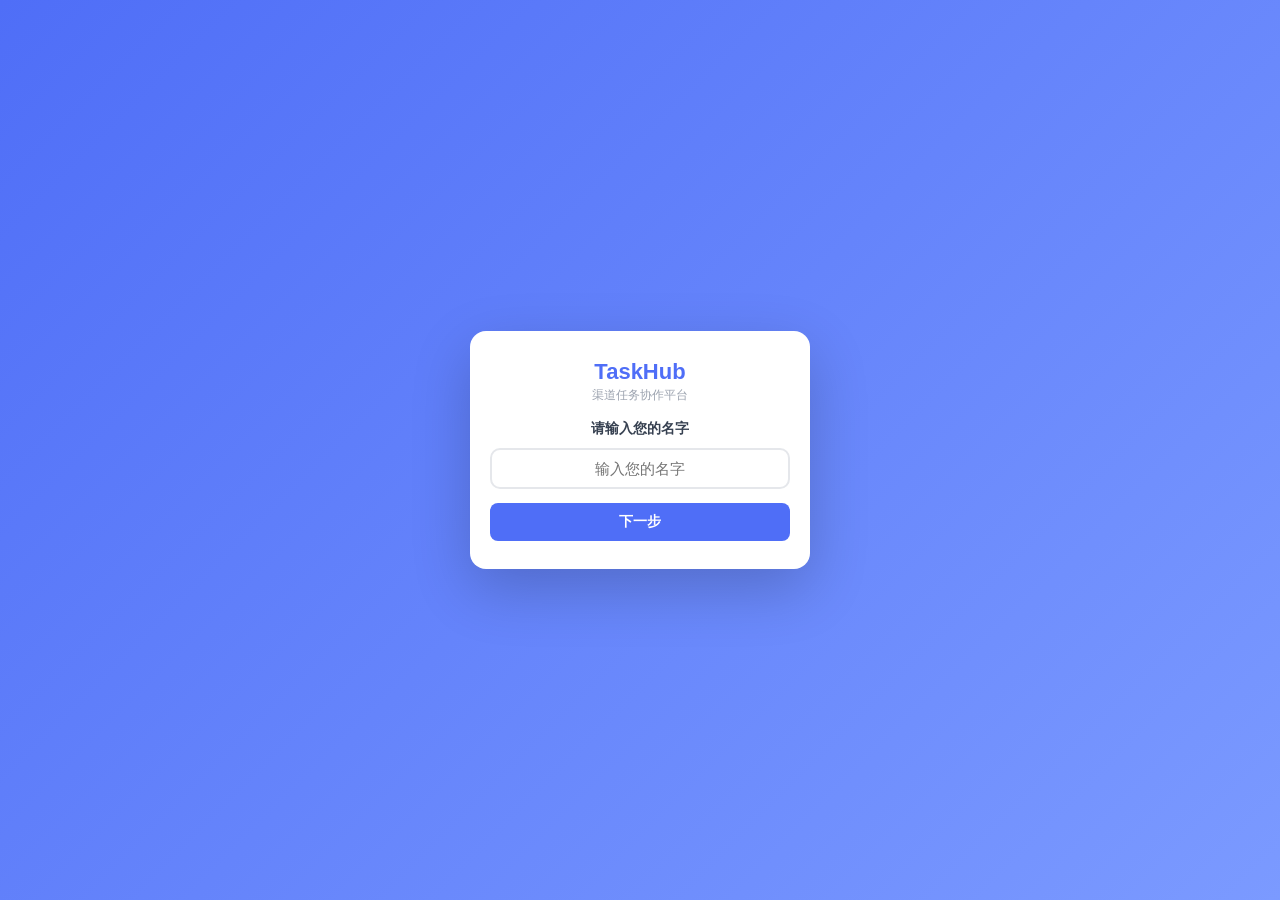
<file: mobile.html>
<!DOCTYPE html>
 <html lang="zh-CN">
 <head>
 <meta charset="UTF-8">
 <meta name="viewport" content="width=device-width, initial-scale=1.0, maximum-scale=1.0, user-scalable=no">
 <title>TaskHub - 移动端</title>
 <style>
 *{margin:0;padding:0;box-sizing:border-box;-webkit-tap-highlight-color:transparent}
 :root{--primary:#4F6EF7;--primary-light:#7B9AFF;--success:#22C55E;--success-light:#BBF7D0;--warning:#F59E0B;--warning-light:#FDE68A;--danger:#EF4444;--danger-light:#FEE2E2;--gray-50:#F9FAFB;--gray-100:#F3F4F6;--gray-200:#E5E7EB;--gray-300:#D1D5DB;--gray-400:#9CA3AF;--gray-500:#6B7280;--gray-600:#4B5563;--gray-700:#374151;--gray-800:#1F2937;--bg:#F0F2F5;--card:#FFFFFF;--radius:10px;--shadow:0 2px 8px rgba(0,0,0,0.06)}
 body{font-family:-apple-system,BlinkMacSystemFont,'PingFang SC','Microsoft YaHei',sans-serif;background:var(--bg);color:var(--gray-800);min-height:100vh;padding-bottom:env(safe-area-inset-bottom)}
 
 /* Login */
 .login-overlay{position:fixed;top:0;left:0;right:0;bottom:0;background:linear-gradient(135deg,#4F6EF7,#7B9AFF);display:flex;align-items:center;justify-content:center;z-index:2000}
 .login-card{background:white;border-radius:16px;padding:28px 20px;width:88%;max-width:340px;text-align:center;box-shadow:0 20px 60px rgba(0,0,0,0.2)}
 .login-card h1{font-size:22px;font-weight:700;color:var(--primary);margin-bottom:2px}
 .login-card .sub{font-size:12px;color:var(--gray-400);margin-bottom:16px}
 .login-card h2{font-size:14px;font-weight:600;color:var(--gray-700);margin-bottom:10px}
 .login-input{width:100%;padding:10px;border:2px solid var(--gray-200);border-radius:10px;font-size:15px;text-align:center;outline:none;margin-bottom:14px}
 .login-input:focus{border-color:var(--primary)}
 .company-grid{display:grid;grid-template-columns:1fr 1fr;gap:8px;margin-bottom:14px}
 .company-option{padding:10px 8px;border:2px solid var(--gray-200);border-radius:10px;cursor:pointer;text-align:center}
 .company-option.selected{border-color:var(--primary);background:rgba(79,110,247,0.08)}
 .company-option .co-name{font-size:12px;font-weight:600;color:var(--gray-700)}
 .login-btn{width:100%;padding:10px;border-radius:8px;font-size:14px;font-weight:600;border:none;cursor:pointer}
 .login-btn.primary{background:var(--primary);color:white}
 .login-btn.back{background:transparent;color:var(--gray-400);font-size:12px;margin-top:4px}
 
 /* Header */
 .header{padding:10px 14px;background:var(--card);display:flex;align-items:center;justify-content:space-between;border-bottom:1px solid var(--gray-200);position:sticky;top:0;z-index:100}
 .header-left{display:flex;align-items:center;gap:6px}
 .header-left h1{font-size:16px;font-weight:700;color:var(--primary)}
 .header-left .ct{font-size:10px;color:var(--primary);background:rgba(79,110,247,0.08);padding:2px 8px;border-radius:10px}
 .header-right{font-size:11px;color:var(--gray-400)}
 
 /* Tab Bar */
 .tab-bar{display:flex;background:var(--card);border-bottom:1px solid var(--gray-100);position:sticky;top:44px;z-index:99}
 .tab{flex:1;text-align:center;padding:10px 4px;font-size:12px;color:var(--gray-500);cursor:pointer;border-bottom:2px solid transparent}
 .tab.active{color:var(--primary);border-bottom-color:var(--primary);font-weight:600}
 .tab .tc{font-size:10px;background:var(--danger);color:white;padding:1px 5px;border-radius:8px;margin-left:3px}
 
 /* Quick Filters */
 .qf-bar{display:flex;gap:4px;padding:8px 14px;background:var(--card);border-bottom:1px solid var(--gray-100);overflow-x:auto;scrollbar-width:none}
 .qf-bar::-webkit-scrollbar{display:none}
 .qf-btn{padding:4px 10px;border-radius:12px;font-size:11px;border:none;background:var(--gray-100);color:var(--gray-500);cursor:pointer;white-space:nowrap}
 .qf-btn.active{background:var(--primary);color:white}
 
 /* Search */
 .sb{padding:8px 14px;background:var(--card);border-bottom:1px solid var(--gray-100);position:relative}
 .sb input{width:100%;padding:8px 10px 8px 30px;border:1px solid var(--gray-200);border-radius:8px;font-size:13px;background:var(--gray-50);outline:none}
 .sb input:focus{border-color:var(--primary);background:white}
 .sb svg{position:absolute;left:22px;top:50%;transform:translateY(-50%);width:14px;height:14px;color:var(--gray-400)}
 
 /* Content */
 .content{padding:12px 14px;padding-bottom:80px}
 
 /* Feedback Zone */
 .fz{background:linear-gradient(135deg,#FEF3C7,#FDE68A);border-radius:10px;padding:12px;margin-bottom:12px;border:1px solid rgba(245,158,11,0.3);position:relative;overflow:hidden}
 .fz::before{content:'';position:absolute;top:0;left:0;right:0;height:3px;background:linear-gradient(90deg,#F59E0B,#EF4444,#F59E0B);background-size:200% 100%;animation:shimmer 2s infinite}
 @keyframes shimmer{0%{background-position:200% 0}100%{background-position:-200% 0}}
 .fzh{display:flex;align-items:center;gap:6px;margin-bottom:8px}
 .fzh h3{font-size:13px;font-weight:600;color:#92400E}
 .fzh svg{width:16px;height:16px;color:#D97706}
 .fzh .fbc{font-size:11px;color:#DC2626;background:rgba(239,68,68,0.12);padding:2px 6px;border-radius:6px;margin-left:auto;font-weight:600}
 
 /* Task Card */
 .tc{background:var(--card);border-radius:10px;padding:12px;margin-bottom:8px;border:1px solid var(--gray-200);display:flex;gap:10px;align-items:flex-start}
 .tc.done{opacity:0.5}
 .tc.done .tt{text-decoration:line-through;color:var(--gray-400)}
 .tc.high{border-left:3px solid var(--danger)}
 .tc.medium{border-left:3px solid var(--warning)}
 .tc.low{border-left:3px solid var(--gray-300)}
 .tck{width:20px;height:20px;border-radius:5px;border:2px solid var(--gray-300);cursor:pointer;display:flex;align-items:center;justify-content:center;flex-shrink:0;margin-top:1px}
 .tck.ch{background:var(--success);border-color:var(--success)}
 .tck.ch svg{color:white}
 .tck svg{width:12px;height:12px;color:transparent}
 .tb{flex:1;min-width:0}
 .tt{font-size:14px;font-weight:500;color:var(--gray-800)}
 .td{font-size:12px;color:var(--gray-500);margin-top:4px}
 .tl{font-size:12px;color:var(--primary);text-decoration:none;display:inline-flex;align-items:center;gap:4px;margin-top:6px;padding:4px 8px;background:rgba(79,110,247,0.08);border-radius:6px}
 .tl svg{width:12px;height:12px}
 .tm{display:flex;gap:4px;margin-top:6px;flex-wrap:wrap}
 .tag{font-size:10px;padding:2px 6px;border-radius:4px;font-weight:500}
 .tag-h{background:var(--danger-light);color:var(--danger)}
 .tag-m{background:var(--warning-light);color:var(--warning)}
 .tag-l{background:var(--gray-100);color:var(--gray-500)}
 .tag-d{background:var(--success-light);color:var(--success)}
 .tag-p{background:var(--gray-100);color:var(--gray-500)}
 .tag-f{background:var(--warning-light);color:#D97706}
 .tag-nt{background:rgba(139,92,246,0.1);color:#7C3AED}
 .fd{font-size:10px;color:var(--danger);font-weight:600;background:var(--danger-light);padding:1px 5px;border-radius:3px;display:inline-flex;align-items:center;gap:2px}
 .fd svg{width:10px;height:10px}
 .fd.ur{animation:pulse 1s infinite}
 @keyframes pulse{0%,100%{opacity:1}50%{opacity:0.5}}
 .taf{display:flex;gap:6px;margin-top:8px}
 .taf button{flex:1;padding:6px;border-radius:6px;font-size:11px;font-weight:500;border:none;cursor:pointer}
 .taf .bd{background:var(--success);color:white}
 .taf .bt{background:rgba(139,92,246,0.1);color:#7C3AED}
 
 /* Date Group */
 .dg{margin-bottom:16px}
 .dh{display:flex;align-items:center;gap:6px;margin-bottom:8px;padding-bottom:6px;border-bottom:1px solid var(--gray-100)}
 .dh .dl{font-size:14px;font-weight:600;color:var(--gray-700)}
 .dh .dc{font-size:11px;color:var(--gray-400);background:var(--gray-100);padding:1px 6px;border-radius:6px}
 
 /* Modal - Bottom Sheet */
 .mo{position:fixed;top:0;left:0;right:0;bottom:0;background:rgba(0,0,0,0.5);display:flex;align-items:end;z-index:500;opacity:0;pointer-events:none;transition:opacity .2s}
 .mo.sh{opacity:1;pointer-events:auto}
 .ms{background:white;border-radius:14px 14px 0 0;padding:20px;width:100%;max-height:80vh;overflow-y:auto;transform:translateY(100%);transition:transform .25s ease}
 .mo.sh .ms{transform:translateY(0)}
 .ms-handle{width:36px;height:4px;background:var(--gray-300);border-radius:2px;margin:0 auto 16px}
 .mt{display:flex;align-items:center;justify-content:space-between;margin-bottom:14px}
 .mt h3{font-size:15px;font-weight:600}
 .mc{width:28px;height:28px;border-radius:8px;border:none;background:var(--gray-100);cursor:pointer;display:flex;align-items:center;justify-content:center}
 .mc svg{width:14px;height:14px;color:var(--gray-500)}
 .fg{margin-bottom:12px}
 .fg label{font-size:12px;font-weight:500;color:var(--gray-700);display:block;margin-bottom:4px}
 .fg input,.fg select,.fg textarea{width:100%;padding:8px 10px;border:1px solid var(--gray-200);border-radius:8px;font-size:13px;outline:none;background:var(--gray-50)}
 .fg input:focus,.fg select:focus,.fg textarea:focus{border-color:var(--primary);background:white}
 .fg textarea{min-height:60px;resize:vertical}
 .fa{display:flex;gap:8px;justify-content:flex-end;margin-top:14px;padding-top:12px;border-top:1px solid var(--gray-100)}
 
 /* Cooper */
 .cp{background:var(--card);border-radius:10px;padding:14px;margin-bottom:12px;border:1px solid var(--gray-200)}
 .cph{display:flex;align-items:center;gap:6px;margin-bottom:8px}
 .cph h3{font-size:13px;font-weight:600;color:var(--gray-700)}
 .cph svg{width:16px;height:16px;color:var(--primary)}
 .cph .cpa{margin-left:auto;font-size:11px;color:var(--primary);cursor:pointer;background:rgba(79,110,247,0.08);padding:3px 8px;border-radius:5px;border:none}
 .ci{display:flex;align-items:center;gap:8px;padding:8px 10px;border:1px solid var(--gray-100);border-radius:6px;font-size:13px;text-decoration:none;color:var(--gray-600);margin-bottom:4px}
 .ci svg{width:14px;height:14px;color:var(--primary);flex-shrink:0}
 .ci .cin{flex:1;overflow:hidden;text-overflow:ellipsis;white-space:nowrap}
 .ci .cia{font-size:9px;color:var(--primary);background:rgba(79,110,247,0.08);padding:1px 4px;border-radius:3px}
 .ci .cid{width:20px;height:20px;border:none;background:transparent;cursor:pointer;font-size:12px;color:var(--gray-400);border-radius:4px}
 
 /* Calendar */
 .cal-wrap{padding:12px 14px;background:var(--card);border-bottom:1px solid var(--gray-100)}
 .cal-nav{display:flex;align-items:center;justify-content:space-between;margin-bottom:8px}
 .cal-nav h3{font-size:13px;font-weight:600;color:var(--gray-700)}
 .cal-nav button{padding:4px 10px;border-radius:5px;border:1px solid var(--gray-200);background:var(--gray-50);cursor:pointer;font-size:12px;color:var(--gray-500)}
 .cal-grid{display:grid;grid-template-columns:repeat(7,1fr);gap:2px;text-align:center}
 .cal-grid .cw{font-size:10px;color:var(--gray-400);padding:3px}
 .cal-day{padding:6px 2px;border-radius:6px;font-size:12px;color:var(--gray-600);cursor:pointer;position:relative}
 .cal-day:hover{background:var(--gray-100)}
 .cal-day.today{background:var(--primary);color:white;font-weight:600;border-radius:6px}
 .cal-day.sel{background:var(--primary-dark);color:white;border-radius:6px}
 .cal-day.has-task::after{content:'';position:absolute;bottom:2px;left:50%;transform:translateX(-50%);width:4px;height:4px;border-radius:50%;background:var(--success)}
 .cal-day.om{color:var(--gray-300)}
 
 /* Reminder */
 .rt{position:fixed;top:12px;left:12px;right:12px;z-index:600;background:white;border-radius:12px;padding:14px 16px;box-shadow:0 8px 32px rgba(0,0,0,0.15);border-left:4px solid var(--danger);animation:sd .3s ease,shake .5s ease 0s 3}
 @keyframes sd{from{transform:translateY(-60px);opacity:0}to{transform:translateY(0);opacity:1}}
 @keyframes shake{0%,100%{transform:translateX(0)}10%,30%,50%,70%,90%{transform:translateX(-3px)}20%,40%,60%,80%{transform:translateX(3px)}}
 .rt .rth{display:flex;align-items:center;gap:6px;margin-bottom:4px}
 .rt .rth h4{font-size:13px;font-weight:600;color:var(--danger)}
 .rt .rth svg{width:16px;height:16px;color:var(--danger)}
 .rt .rtb{font-size:12px;color:var(--gray-600);line-height:1.5}
 .rt .rtx{position:absolute;top:8px;right:10px;width:22px;height:22px;border:none;background:transparent;cursor:pointer;font-size:16px;color:var(--gray-400)}
 
 /* Empty */
 .es{text-align:center;padding:40px 20px;color:var(--gray-400)}
 .es svg{width:48px;height:48px;color:var(--gray-300);margin-bottom:12px}
 .es h3{font-size:15px;color:var(--gray-500);margin-bottom:6px}
 </style>
 </head>
 <body>
 
 <!-- Login -->
 <div class="login-overlay" id="login-page">
   <div class="login-card">
     <h1>TaskHub</h1>
     <div class="sub">渠道任务协作平台</div>
     <div id="login-step-1">
       <h2>请输入您的名字</h2>
       <input type="text" class="login-input" id="login-name" placeholder="输入您的名字">
       <button class="login-btn primary" onclick="mGoStep2()">下一步</button>
     </div>
     <div id="login-step-2" style="display:none">
       <h2>选择您的公司</h2>
       <div class="company-grid" id="login-company-grid"></div>
       <button class="login-btn primary" onclick="mConfirmCompany()">确认进入</button>
       <button class="login-btn back" onclick="document.getElementById('login-step-1').style.display='block';document.getElementById('login-step-2').style.display='none'">← 返回</button>
     </div>
   </div>
 </div>
 
 <!-- Main App -->
 <div id="main-app" style="display:none">
   <div class="header">
     <div class="header-left">
       <h1>TaskHub</h1>
       <span class="ct" id="header-company"></span>
     </div>
     <div class="header-right" id="header-user"></div>
   </div>
   <div class="tab-bar">
     <div class="tab active" data-tab="tasks" onclick="switchTab('tasks')">任务<span class="tc" id="fb-tab-count" style="display:none">0</span></div>
     <div class="tab" data-tab="coopers" onclick="switchTab('coopers')">常用Cooper</div>
     <div class="tab" data-tab="calendar" onclick="switchTab('calendar')">日历</div>
   </div>
 
   <div id="tasks-view">
     <div class="sb">
       <svg viewBox="0 0 24 24" fill="none" stroke="currentColor" stroke-width="2"><circle cx="11" cy="11" r="8"/><line x1="21" y1="21" x2="16.65" y2="16.65"/></svg>
       <input type="text" placeholder="搜索任务..." id="search-input" oninput="renderTasks()">
     </div>
     <div class="qf-bar">
       <button class="qf-btn active" onclick="setQF('all')">全部</button>
       <button class="qf-btn" onclick="setQF('today')">今天</button>
       <button class="qf-btn" onclick="setQF('pending')">待处理</button>
       <button class="qf-btn" onclick="setQF('done')">已完成</button>
     </div>
     <div class="content" id="task-content"></div>
   </div>
 
   <div id="coopers-view" style="display:none">
     <div class="content" id="cooper-content"></div>
   </div>
 
   <div id="calendar-view" style="display:none">
     <div class="content" id="calendar-content"></div>
   </div>
 </div>
 
 <!-- Tag Modal -->
 <div class="mo" id="tag-modal">
   <div class="ms">
     <div class="ms-handle"></div>
     <div class="mt"><h3>打标 / 备注</h3><button class="mc" onclick="hideTagModal()"><svg viewBox="0 0 24 24" fill="none" stroke="currentColor" stroke-width="2"><line x1="18" y1="6" x2="6" y2="18"/><line x1="6" y1="6" x2="18" y2="18"/></svg></button></div>
     <div class="fg"><label>优先级</label><select id="tag-priority"><option value="">不修改</option><option value="high">高</option><option value="medium">中</option><option value="low">低</option></select></div>
     <div class="fg"><label>备注</label><textarea id="tag-note" placeholder="添加备注..."></textarea></div>
     <div class="fa"><button style="padding:8px 16px;border-radius:8px;border:1px solid var(--gray-300);background:transparent;cursor:pointer;font-size:13px;color:var(--gray-600)" onclick="hideTagModal()">取消</button><button style="padding:8px 16px;border-radius:8px;border:none;background:var(--primary);color:white;cursor:pointer;font-size:13px" onclick="saveTag()">保存</button></div>
   </div>
 </div>
 
 <!-- Cooper Modal -->
 <div class="mo" id="cooper-modal">
   <div class="ms">
     <div class="ms-handle"></div>
     <div class="mt"><h3>添加常用Cooper</h3><button class="mc" onclick="hideCooperModal()"><svg viewBox="0 0 24 24" fill="none" stroke="currentColor" stroke-width="2"><line x1="18" y1="6" x2="6" y2="18"/><line x1="6" y1="6" x2="18" y2="18"/></svg></button></div>
     <div class="fg"><label>名称</label><input type="text" id="cooper-name" placeholder="如：司机外呼明细"></div>
     <div class="fg"><label>链接</label><input type="text" id="cooper-link" placeholder="https://cooper.didichuxing.com/..."></div>
     <div class="fa"><button style="padding:8px 16px;border-radius:8px;border:1px solid var(--gray-300);background:transparent;cursor:pointer;font-size:13px;color:var(--gray-600)" onclick="hideCooperModal()">取消</button><button style="padding:8px 16px;border-radius:8px;border:none;background:var(--primary);color:white;cursor:pointer;font-size:13px" onclick="saveCooper()">保存</button></div>
   </div>
 </div>
 
 <div id="reminder-container"></div>
 
 <script>
 var S = { myCompany: null, qf: 'all', tab: 'tasks', tagId: null, calMonth: new Date() };
 var _mUser = null;
 
 /* --- Data --- */
 function mG() { try { var d = localStorage.getItem('th3_global'); return d ? JSON.parse(d) : null; } catch (e) { return null; } }
 function mU() {
   if (!_mUser) return { coopers: [], taskNotes: {} };
   try { var d = localStorage.getItem('th3_users'); var u = d ? JSON.parse(d) : {}; return u[_mUser] || { coopers: [], taskNotes: {} }; } catch (e) { return { coopers: [], taskNotes: {} }; }
 }
 function mUS(data) {
   if (!_mUser) return;
   try { var d = localStorage.getItem('th3_users'); var u = d ? JSON.parse(d) : {}; u[_mUser] = data; localStorage.setItem('th3_users', JSON.stringify(u)); } catch (e) { }
 }
 function td() { var d = new Date(); return d.getFullYear() + '-' + String(d.getMonth() + 1).padStart(2, '0') + '-' + String(d.getDate()).padStart(2, '0'); }
 function today() { return td(); }
 function uid() { return Date.now().toString(36) + Math.random().toString(36).slice(2, 6); }
 function parseDL(dl) { if (dl.indexOf('T') >= 0) return new Date(dl); var p = dl.split(':'); var d = new Date(); d.setHours(parseInt(p[0]), parseInt(p[1]), 0, 0); return d; }
 function fmtDL(dl) { if (dl.indexOf('T') >= 0) { var d = new Date(dl); return (d.getMonth()+1) + '/' + d.getDate() + ' ' + String(d.getHours()).padStart(2,'0') + ':' + String(d.getMinutes()).padStart(2,'0'); } return dl; }
 
 /* --- Login --- */
 var _mlc = null;
 function mShowLogin() {
   var su = localStorage.getItem('th3_current_user');
   if (su) {
     _mUser = su;
     var ud = mU();
     if (ud && ud.company) {
       S.myCompany = ud.company;
       document.getElementById('login-page').style.display = 'none';
       document.getElementById('main-app').style.display = 'block';
       document.getElementById('header-company').textContent = ud.company;
       document.getElementById('header-user').textContent = su;
       mStart(); return;
     }
   }
   document.getElementById('login-page').style.display = 'flex';
   document.getElementById('main-app').style.display = 'none';
   document.getElementById('login-step-1').style.display = 'block';
   document.getElementById('login-step-2').style.display = 'none';
   if (su) document.getElementById('login-name').value = su;
 }
 
 function mGoStep2() {
   var n = document.getElementById('login-name').value.trim();
   if (!n) { alert('请输入您的名字'); return; }
   _mUser = n; localStorage.setItem('th3_current_user', n);
   var ud = mU();
   if (ud && ud.company) {
     S.myCompany = ud.company;
     document.getElementById('login-page').style.display = 'none';
     document.getElementById('main-app').style.display = 'block';
     document.getElementById('header-company').textContent = ud.company;
     document.getElementById('header-user').textContent = n;
     mStart(); return;
   }
   var gd = mG();
   var comps = gd && gd.companies ? gd.companies : ['杭州创业兄弟', '杭州幸福千万家', '杭州租哥辆', '杭州讯途同创'];
   document.getElementById('login-step-1').style.display = 'none';
   document.getElementById('login-step-2').style.display = 'block';
   var grid = document.getElementById('login-company-grid');
   var h = '';
   comps.forEach(function (c) {
     h += '<div class="company-option" data-company="' + c + '" onclick="mSelC(this)"><div class="co-name">' + c + '</div></div>';
   });
   grid.innerHTML = h;
 }
 
 function mSelC(el) {
   document.querySelectorAll('#login-company-grid .company-option').forEach(function (e) { e.classList.remove('selected'); });
   el.classList.add('selected');
   _mlc = el.dataset.company;
 }
 
 function mConfirmCompany() {
   if (!_mlc) { alert('请选择公司'); return; }
   S.myCompany = _mlc;
   var ud = mU(); ud.company = _mlc; mUS(ud);
   // Register in global
   var gd = mG(); if (gd) { if (!gd.users) gd.users = {}; gd.users[_mUser] = _mlc; localStorage.setItem('th3_global', JSON.stringify(gd)); }
   document.getElementById('login-page').style.display = 'none';
   document.getElementById('main-app').style.display = 'block';
   document.getElementById('header-company').textContent = _mlc;
   document.getElementById('header-user').textContent = _mUser;
   mStart();
 }
 
 function mStart() { renderTasks(); schedR(); }
 
 /* --- Tabs --- */
 function switchTab(t) {
   S.tab = t;
   document.querySelectorAll('.tab').forEach(function (b) { b.classList.toggle('active', b.dataset.tab === t); });
   document.getElementById('tasks-view').style.display = t === 'tasks' ? 'block' : 'none';
   document.getElementById('coopers-view').style.display = t === 'coopers' ? 'block' : 'none';
   document.getElementById('calendar-view').style.display = t === 'calendar' ? 'block' : 'none';
   if (t === 'tasks') renderTasks();
   else if (t === 'coopers') renderCoopers();
   else renderCal();
 }
 
 function setQF(qf) {
   S.qf = qf;
   var lm = { all: '全部', today: '今天', pending: '待处理', done: '已完成' };
   document.querySelectorAll('.qf-btn').forEach(function (b) { b.classList.toggle('active', b.textContent === lm[qf]); });
   renderTasks();
 }
 
 /* --- Get Tasks --- */
 function getTasks() {
   var gd = mG();
   if (!gd || !gd.tasks) return [];
   var t = gd.tasks.filter(function (x) { return x.company === S.myCompany; });
   var q = (document.getElementById('search-input').value || '').toLowerCase().trim();
   if (q) t = t.filter(function (x) { return x.name.toLowerCase().indexOf(q) >= 0 || (x.partner || '').toLowerCase().indexOf(q) >= 0; });
   if (S.qf === 'today') t = t.filter(function (x) { return x.date === today(); });
   else if (S.qf === 'pending') t = t.filter(function (x) { return x.status === 'pending'; });
   else if (S.qf === 'done') t = t.filter(function (x) { return x.status === 'done'; });
   t.sort(function (a, b) {
     var af = a.needFeedback && a.date === today() && a.status !== 'done' ? 0 : 1;
     var bf = b.needFeedback && b.date === today() && b.status !== 'done' ? 0 : 1;
     if (af !== bf) return af - bf;
     if (a.date !== b.date) return b.date.localeCompare(a.date);
     return { high: 0, medium: 1, low: 2 }[a.priority] - { high: 0, medium: 1, low: 2 }[b.priority];
   });
   return t;
 }
 
 /* --- Render Tasks --- */
 function renderTasks() {
   var t = getTasks();
   var a = document.getElementById('task-content');
   var h = '';
   var gd = mG();
   var fb = gd && gd.tasks ? gd.tasks.filter(function (x) { return x.company === S.myCompany && x.needFeedback && x.date === today() && x.status !== 'done'; }) : [];
   var fc = document.getElementById('fb-tab-count');
   fc.textContent = fb.length; fc.style.display = fb.length ? 'inline' : 'none';
   // Feedback zone
   if (fb.length) {
     h += '<div class="fz"><div class="fzh"><svg viewBox="0 0 24 24" fill="none" stroke="currentColor" stroke-width="2"><path d="M18 8A6 6 0 006 8c0 7-3 9-3 9h18s-3-2-3-9"/><path d="M13.73 21a2 2 0 01-3.46 0"/></svg><h3>今日需反馈</h3><span class="fbc">' + fb.length + '项</span></div>';
     fb.forEach(function (x) { h += ct(x); });
     h += '</div>';
   }
   var reg = t.filter(function (x) { return !(x.needFeedback && x.date === today() && x.status !== 'done'); });
   if (!reg.length && !fb.length) { a.innerHTML = '<div class="es"><h3>暂无任务</h3></div>'; return; }
   var grp = {};
   reg.forEach(function (x) { if (!grp[x.date]) grp[x.date] = []; grp[x.date].push(x); });
   for (var d in grp) {
     var items = grp[d];
     h += '<div class="dg"><div class="dh"><div class="dl">' + (d === today() ? '今天 (' + d + ')' : d) + '</div><div class="dc">' + items.length + '项</div></div>';
     items.forEach(function (x) { h += ct(x); });
     h += '</div>';
   }
   a.innerHTML = h;
 }
 
 function ct(t) {
   var SL = { pending: '待处理', done: '已完成' };
   var PL = { high: '高', medium: '中', low: '低' };
   var cc = t.status === 'done' ? 'done' : '';
   var pc = t.priority;
   var kc = t.status === 'done' ? 'ch' : '';
   var fd = '';
   if (t.needFeedback && t.feedbackDeadline) {
     var deadline = parseDL(t.feedbackDeadline);
     var now = new Date();
     var diffMin = Math.floor((deadline.getTime() - now.getTime()) / 60000);
     var urg = diffMin > 0 && diffMin <= 120 ? 'ur' : '';
     var lb = diffMin <= 0 ? '已超时' : '剩余' + Math.floor(diffMin / 60) + '时' + (diffMin % 60) + '分';
     fd = '<span class="fd ' + urg + '"><svg viewBox="0 0 24 24" fill="none" stroke="currentColor" stroke-width="2"><circle cx="12" cy="12" r="10"/><polyline points="12 6 12 12 16 14"/></svg>截止 ' + fmtDL(t.feedbackDeadline) + ' (' + lb + ')</span>';
   }
   var fr = t.needFeedback && t.feedbackReq ? '<span class="tag tag-f">' + t.feedbackReq + '</span>' : '';
   var ud = mU();
   var nt = ud.taskNotes && ud.taskNotes[t.id] ? '<span class="tag tag-nt">📌 ' + ud.taskNotes[t.id] + '</span>' : '';
   var tn = t.tableName || '打开';
   return '<div class="tc ' + cc + ' ' + pc + '"><div class="tck ' + kc + '" onclick="tog(\'' + t.id + '\')"><svg viewBox="0 0 24 24" fill="none" stroke="currentColor" stroke-width="3"><polyline points="20 6 9 17 4 12"/></svg></div><div class="tb"><div class="tt">' + t.name + '</div>' + (t.desc ? '<div class="td">' + t.desc + '</div>' : '') + (t.link ? '<a class="tl" href="' + t.link + '" target="_blank"><svg viewBox="0 0 24 24" fill="none" stroke="currentColor" stroke-width="2"><path d="M14 2H6a2 2 0 00-2 2v16a2 2 0 002 2h12a2 2 0 002-2V8z"/><polyline points="14 2 14 8 20 8"/></svg>' + tn + '</a>' : '') + '<div class="tm"><span class="tag tag-' + t.priority + '">' + PL[t.priority] + '</span><span class="tag tag-' + (t.status === 'done' ? 'd' : 'p') + '">' + SL[t.status] + '</span>' + fd + fr + nt + '</div><div class="taf"><button class="bd" onclick="tog(\'' + t.id + '\')">' + (t.status === 'done' ? '✅ 已完成' : '✔ 完成') + '</button><button class="bt" onclick="showTag(\'' + t.id + '\')">🏷 打标</button></div></div></div>';
 }
 
 function tog(id) {
   var gd = mG(); if (!gd || !gd.tasks) return;
   var t = gd.tasks.find(function (x) { return x.id === id; });
   if (!t) return;
   t.status = t.status === 'done' ? 'pending' : 'done';
   localStorage.setItem('th3_global', JSON.stringify(gd));
   renderTasks();
 }
 
 /* --- Tag/Note --- */
 function showTag(id) {
   S.tagId = id;
   var gd = mG();
   var t = gd && gd.tasks ? gd.tasks.find(function (x) { return x.id === id; }) : null;
   if (!t) return;
   var ud = mU();
   document.getElementById('tag-priority').value = '';
   document.getElementById('tag-note').value = ud.taskNotes && ud.taskNotes[id] ? ud.taskNotes[id] : '';
   document.getElementById('tag-modal').classList.add('sh');
 }
 function hideTagModal() { document.getElementById('tag-modal').classList.remove('sh'); S.tagId = null; }
 function saveTag() {
   var gd = mG(); if (!gd || !gd.tasks) { hideTagModal(); return; }
   var t = gd.tasks.find(function (x) { return x.id === S.tagId; });
   if (!t) { hideTagModal(); return; }
   var p = document.getElementById('tag-priority').value;
   if (p) t.priority = p;
   localStorage.setItem('th3_global', JSON.stringify(gd));
   var ud = mU(); if (!ud.taskNotes) ud.taskNotes = {};
   ud.taskNotes[S.tagId] = document.getElementById('tag-note').value.trim();
   mUS(ud);
   hideTagModal(); renderTasks();
 }
 
 /* --- Coopers --- */
 function renderCoopers() {
   var a = document.getElementById('cooper-content');
   var gd = mG();
   var adm = gd && gd.adminCoopers ? gd.adminCoopers.filter(function (c) { return c.company === '__all__' || c.company === S.myCompany; }) : [];
   var ud = mU(); var uc = ud.coopers || [];
   var cs = adm.concat(uc);
   var h = '<div class="cp"><div class="cph"><svg viewBox="0 0 24 24" fill="none" stroke="currentColor" stroke-width="2"><path d="M10 13a5 5 0 007.54.54l3-3a5 5 0 00-7.07-7.07l-1.72 1.71"/><path d="M14 11a5 5 0 00-7.54-.54l-3 3a5 5 0 007.07 7.07l1.71-1.71"/></svg><h3>常用Cooper</h3><button class="cpa" onclick="showC()">+ 添加</button></div>';
   if (!cs.length) { h += '<div class="es" style="padding:16px"><h3>暂无链接</h3></div>'; }
   else {
     cs.forEach(function (c) {
       var ia = c.byAdmin ? '<span class="cia">管理员</span>' : '';
       var dl = !c.byAdmin ? '<button class="cid" onclick="delC(\'' + c.id + '\')">✕</button>' : '';
       h += '<a class="ci" href="' + c.link + '" target="_blank"><svg viewBox="0 0 24 24" fill="none" stroke="currentColor" stroke-width="2"><path d="M14 2H6a2 2 0 00-2 2v16a2 2 0 002 2h12a2 2 0 002-2V8z"/><polyline points="14 2 14 8 20 8"/></svg><span class="cin">' + c.name + '</span>' + ia + dl + '</a>';
     });
   }
   h += '</div>'; a.innerHTML = h;
 }
 function showC() { document.getElementById('cooper-name').value = ''; document.getElementById('cooper-link').value = ''; document.getElementById('cooper-modal').classList.add('sh'); }
 function hideCooperModal() { document.getElementById('cooper-modal').classList.remove('sh'); }
 function saveCooper() {
   var n = document.getElementById('cooper-name').value.trim();
   var l = document.getElementById('cooper-link').value.trim();
   if (!n || !l) { alert('请填写名称和链接'); return; }
   var ud = mU(); if (!ud.coopers) ud.coopers = [];
   ud.coopers.push({ id: uid(), name: n, link: l });
   mUS(ud); hideCooperModal();
   if (S.tab === 'coopers') renderCoopers();
 }
 function delC(id) {
   var ud = mU(); if (!ud.coopers) return;
   ud.coopers = ud.coopers.filter(function (x) { return x.id !== id; });
   mUS(ud); if (S.tab === 'coopers') renderCoopers();
 }
 
 /* --- Calendar --- */
 function renderCal() {
   var a = document.getElementById('calendar-content');
   var m = S.calMonth;
   var h = '<div class="cal-wrap"><div class="cal-nav"><button onclick="chM(-1)">◀</button><h3>' + m.getFullYear() + '年' + (m.getMonth() + 1) + '月</h3><button onclick="chM(1)">▶</button></div>';
   h += '<div class="cal-grid">';
   ['日', '一', '二', '三', '四', '五', '六'].forEach(function (d) { h += '<div class="cw">' + d + '</div>'; });
   var fd = new Date(m.getFullYear(), m.getMonth(), 1).getDay();
   var dim = new Date(m.getFullYear(), m.getMonth() + 1, 0).getDate();
   var pd = new Date(m.getFullYear(), m.getMonth(), 0).getDate();
   var gd = mG();
   var tds = new Set();
   if (gd && gd.tasks) { gd.tasks.filter(function (t) { return t.company === S.myCompany; }).forEach(function (t) { tds.add(t.date); }); }
   for (var i = fd - 1; i >= 0; i--) { h += '<div class="cal-day om">' + (pd - i) + '</div>'; }
   for (var d = 1; d <= dim; d++) {
     var ds = m.getFullYear() + '-' + String(m.getMonth() + 1).padStart(2, '0') + '-' + String(d).padStart(2, '0');
     var cls = ['cal-day']; if (ds === today()) cls.push('today'); if (tds.has(ds)) cls.push('has-task');
     h += '<div class="' + cls.join(' ') + '" onclick="calSel(\'' + ds + '\')">' + d + '</div>';
   }
   var r = 7 - ((fd + dim) % 7); if (r < 7) for (var d = 1; d <= r; d++) { h += '<div class="cal-day om">' + d + '</div>'; }
   h += '</div></div>';
   // Show tasks for selected date or today
   var selTasks = [];
   if (gd && gd.tasks) { selTasks = gd.tasks.filter(function (t) { return t.company === S.myCompany && t.date === today(); }); }
   if (selTasks.length) {
     h += '<div style="margin-top:12px"><div class="dh"><div class="dl">今天的任务</div><div class="dc">' + selTasks.length + '项</div></div>';
     selTasks.forEach(function (x) { h += ct(x); });
     h += '</div>';
   }
   a.innerHTML = h;
 }
 function chM(d) { S.calMonth = new Date(S.calMonth.getFullYear(), S.calMonth.getMonth() + d, 1); renderCal(); }
 function calSel(ds) { S.qf = 'all'; /* could filter by date, for now show all */ renderTasks(); switchTab('tasks'); }
 
 /* --- Reminders --- */
 var _rts = [];
 function schedR() {
   _rts.forEach(function (t) { clearTimeout(t); }); _rts = [];
   var gd = mG();
   if (!gd || !gd.tasks) return;
   var mt = gd.tasks.filter(function (t) { return t.company === S.myCompany && t.needFeedback && t.date === today() && t.feedbackDeadline && t.status !== 'done'; });
   var now = new Date();
   mt.forEach(function (t) {
     var dl = parseDL(t.feedbackDeadline);
     var rm = new Date(dl.getTime() - 2 * 3600000);
     var diff = rm.getTime() - now.getTime();
     if (diff > 0 && diff < 12 * 3600000) { _rts.push(setTimeout(function () { showT(t); }, diff)); }
     if (now >= rm && now < dl) { showT(t); }
   });
 }
 function showT(t) {
   var c = document.getElementById('reminder-container');
   var id = 'toast-' + t.id;
   if (document.getElementById(id)) return;
   var h = '<div class="rt" id="' + id + '"><button class="rtx" onclick="this.parentElement.remove()">✕</button><div class="rth"><svg viewBox="0 0 24 24" fill="none" stroke="currentColor" stroke-width="2"><path d="M18 8A6 6 0 006 8c0 7-3 9-3 9h18s-3-2-3-9"/><path d="M13.73 21a2 2 0 01-3.46 0"/></svg><h4>⏰ 反馈提醒</h4></div><div class="rtb"><strong>' + t.name + '</strong> 截止 ' + fmtDL(t.feedbackDeadline) + '<br>距离截止不足2小时！</div></div>';
   c.insertAdjacentHTML('beforeend', h);
   try { navigator.vibrate && navigator.vibrate([200, 100, 200, 100, 200]); } catch (e) { }
   setTimeout(function () { var el = document.getElementById(id); if (el) el.remove(); }, 60000);
 }
 
 /* --- Init --- */
 function init() { mShowLogin(); }
 </script>
 <script src="js/github-sync.js"></script>
<script>
GH.initPartner().then(function(){init();}).catch(function(){init();});
</script>
</body>
 </html>
</file>
<file: css/style.css>
*{margin:0;padding:0;box-sizing:border-box}
 :root{--primary:#4F6EF7;--primary-light:#7B9AFF;--primary-dark:#3A56D4;--success:#22C55E;--success-light:#BBF7D0;--warning:#F59E0B;--warning-light:#FDE68A;--danger:#EF4444;--danger-light:#FEE2E2;--gray-50:#F9FAFB;--gray-100:#F3F4F6;--gray-200:#E5E7EB;--gray-300:#D1D5DB;--gray-400:#9CA3AF;--gray-500:#6B7280;--gray-600:#4B5563;--gray-700:#374151;--gray-800:#1F2937;--bg:#F0F2F5;--card:#FFFFFF;--radius:10px;--shadow:0 2px 8px rgba(0,0,0,0.06)}
 body{font-family:-apple-system,BlinkMacSystemFont,'Segoe UI','PingFang SC','Microsoft YaHei',sans-serif;background:var(--bg);color:var(--gray-800);min-height:100vh}
 
 /* ===== Login ===== */
 .login-overlay{position:fixed;top:0;left:0;right:0;bottom:0;background:linear-gradient(135deg,#4F6EF7,#7B9AFF);display:flex;align-items:center;justify-content:center;z-index:2000}
 .login-card{background:white;border-radius:20px;padding:36px 32px;width:400px;max-width:90vw;text-align:center;box-shadow:0 20px 60px rgba(0,0,0,0.2)}
 .login-card h1{font-size:26px;font-weight:700;color:var(--primary);margin-bottom:4px}
 .login-card .sub{font-size:13px;color:var(--gray-400);margin-bottom:24px}
 .login-card h2{font-size:15px;font-weight:600;color:var(--gray-700);margin-bottom:16px}
 .login-input{width:100%;padding:12px;border:2px solid var(--gray-200);border-radius:12px;font-size:16px;text-align:center;outline:none;transition:border-color .2s;margin-bottom:16px}
 .login-input:focus{border-color:var(--primary)}
 .company-grid{display:grid;grid-template-columns:1fr 1fr;gap:10px;margin-bottom:16px}
 .company-option{padding:14px 10px;border:2px solid var(--gray-200);border-radius:12px;cursor:pointer;transition:all .2s;text-align:center}
 .company-option:hover{border-color:var(--primary-light);background:rgba(79,110,247,0.04)}
 .company-option.selected{border-color:var(--primary);background:rgba(79,110,247,0.08)}
 .company-option .co-name{font-size:13px;font-weight:600;color:var(--gray-700)}
 .login-btn{width:100%;padding:12px;border-radius:10px;font-size:15px;font-weight:600;border:none;cursor:pointer}
 .login-btn.primary{background:var(--primary);color:white}
 .login-btn.primary:hover{background:var(--primary-dark)}
 .login-btn.back{background:transparent;color:var(--gray-400);font-size:13px;margin-top:6px}
 
 /* ===== App Layout ===== */
 .app{display:flex;height:100vh;overflow:hidden}
 .sidebar{width:250px;min-width:250px;background:var(--card);border-right:1px solid var(--gray-200);display:flex;flex-direction:column}
 .main{flex:1;display:flex;flex-direction:column;overflow:hidden}
 .main-content{flex:1;overflow-y:auto;display:flex;flex-direction:column}
 
 /* ===== Sidebar ===== */
 .sidebar-header{padding:16px 18px;border-bottom:1px solid var(--gray-200)}
 .sidebar-header h1{font-size:17px;font-weight:700;color:var(--primary);display:flex;align-items:center;gap:6px}
 .sidebar-header svg{width:18px;height:18px}
 .user-info{display:flex;align-items:center;gap:6px;padding:10px 18px;border-bottom:1px solid var(--gray-200);font-size:12px;color:var(--gray-500)}
 .user-info .ui-name{font-weight:600;color:var(--primary)}
 .user-info .ui-company{font-size:11px;background:rgba(79,110,247,0.08);color:var(--primary);padding:2px 8px;border-radius:8px}
 .user-info .ui-logout{margin-left:auto;font-size:10px;color:var(--gray-400);cursor:pointer;padding:2px 6px;border-radius:4px}
 .user-info .ui-logout:hover{background:var(--gray-100);color:var(--danger)}
 .sidebar-nav{padding:8px 10px;overflow-y:auto;flex:1}
 .nav-section{margin-bottom:12px}
 .nav-section-title{font-size:9px;color:var(--gray-400);text-transform:uppercase;letter-spacing:1px;padding:3px 6px;margin-bottom:4px}
 .nav-item{display:flex;align-items:center;gap:8px;padding:7px 10px;border-radius:6px;font-size:12px;color:var(--gray-600);cursor:pointer;transition:all .15s}
 .nav-item:hover{background:var(--gray-100)}
 .nav-item.active{background:var(--primary);color:white}
 .nav-item svg{width:15px;height:15px;flex-shrink:0}
 .nav-item .badge{background:var(--danger);color:white;font-size:9px;padding:1px 5px;border-radius:8px;margin-left:auto}
 .sidebar-footer{padding:10px 14px;border-top:1px solid var(--gray-200)}
 .stat-grid{display:grid;grid-template-columns:1fr 1fr 1fr;gap:6px}
 .stat-item{padding:6px;border-radius:6px;background:var(--gray-50);text-align:center}
 .stat-item .sv{font-size:16px;font-weight:700;color:var(--primary)}
 .stat-item .sl{font-size:9px;color:var(--gray-400);margin-top:1px}
 .stat-item.success .sv{color:var(--success)}
 .stat-item.danger .sv{color:var(--danger)}
 
 /* ===== Main Header ===== */
 .main-header{padding:12px 20px;background:var(--card);border-bottom:1px solid var(--gray-200);display:flex;align-items:center;gap:12px}
 .header-left{display:flex;align-items:center;gap:8px;flex-shrink:0}
 .main-header h2{font-size:16px;font-weight:600;white-space:nowrap}
 .date-tag{font-size:11px;color:var(--primary);background:rgba(79,110,247,0.08);padding:3px 10px;border-radius:12px;white-space:nowrap}
 .header-right{margin-left:auto}
 .search-bar{position:relative;width:220px}
 .search-bar input{width:100%;padding:7px 10px 7px 30px;border:1px solid var(--gray-200);border-radius:8px;font-size:12px;background:var(--gray-50);outline:none}
 .search-bar input:focus{border-color:var(--primary);background:white}
 .search-bar svg{position:absolute;left:9px;top:50%;transform:translateY(-50%);width:14px;height:14px;color:var(--gray-400)}
 
 /* ===== Calendar Strip (compact, integrated) ===== */
 .cal-wrap{padding:10px 20px 8px;background:var(--card);border-bottom:1px solid var(--gray-200);flex-shrink:0}
 .cal-nav{display:flex;align-items:center;justify-content:space-between;margin-bottom:6px}
 .cal-nav h3{font-size:12px;font-weight:600;color:var(--gray-700)}
 .cal-nav-btn{width:24px;height:24px;border-radius:5px;border:1px solid var(--gray-200);background:var(--gray-50);cursor:pointer;display:flex;align-items:center;justify-content:center}
 .cal-nav-btn svg{width:12px;height:12px;color:var(--gray-500)}
 .cal-grid{display:grid;grid-template-columns:repeat(7,1fr);gap:2px;text-align:center}
 .cal-grid .cw{font-size:9px;color:var(--gray-400);padding:2px}
 .cal-day{padding:4px 2px;border-radius:6px;font-size:11px;color:var(--gray-600);cursor:pointer;position:relative}
 .cal-day:hover{background:var(--gray-100)}
 .cal-day.today{background:var(--primary);color:white;font-weight:600;border-radius:6px}
 .cal-day.sel{background:var(--primary-dark);color:white;border-radius:6px}
 .cal-day.has-task::after{content:'';position:absolute;bottom:1px;left:50%;transform:translateX(-50%);width:4px;height:4px;border-radius:50%;background:var(--success)}
 .cal-day.om{color:var(--gray-300)}
 
 /* ===== Task Area ===== */
 .task-area{flex:1;padding:14px 20px;overflow-y:auto}
 
 /* Feedback Zone */
 .fb-zone{background:linear-gradient(135deg,#FEF3C7,#FDE68A);border-radius:12px;padding:16px;margin-bottom:16px;border:1px solid rgba(245,158,11,0.3);position:relative;overflow:hidden}
 .fb-zone::before{content:'';position:absolute;top:0;left:0;right:0;height:3px;background:linear-gradient(90deg,#F59E0B,#EF4444,#F59E0B);background-size:200% 100%;animation:shimmer 2s infinite}
 @keyframes shimmer{0%{background-position:200% 0}100%{background-position:-200% 0}}
 .fb-head{display:flex;align-items:center;gap:8px;margin-bottom:12px}
 .fb-head svg{width:18px;height:18px;color:#D97706}
 .fb-head h3{font-size:14px;font-weight:700;color:#92400E}
 .fb-head .fbc{font-size:11px;background:rgba(239,68,68,0.12);color:#DC2626;padding:2px 10px;border-radius:12px;margin-left:auto;font-weight:600}
 
 /* Task Group */
 .task-group{margin-bottom:18px}
 .tg-head{display:flex;align-items:center;gap:8px;margin-bottom:10px;padding-bottom:6px;border-bottom:1px solid var(--gray-100)}
 .tg-head .dl{font-size:14px;font-weight:600;color:var(--gray-700)}
 .tg-head .dc{font-size:11px;color:var(--gray-400);background:var(--gray-100);padding:2px 8px;border-radius:8px}
 
 /* Task Card */
 .tc{background:var(--card);border-radius:10px;padding:12px 14px;margin-bottom:8px;border:1px solid var(--gray-200);display:flex;gap:10px;align-items:flex-start;transition:all .15s}
 .tc:hover{border-color:var(--primary-light);box-shadow:var(--shadow)}
 .tc.done{opacity:0.5}
 .tc.done .tt{text-decoration:line-through;color:var(--gray-400)}
 .tc.high{border-left:3px solid var(--danger)}
 .tc.medium{border-left:3px solid var(--warning)}
 .tc.low{border-left:3px solid var(--gray-300)}
 .tc .ck{width:18px;height:18px;border-radius:5px;border:2px solid var(--gray-300);cursor:pointer;display:flex;align-items:center;justify-content:center;flex-shrink:0;margin-top:2px}
 .tc .ck.ch{background:var(--success);border-color:var(--success)}
 .tc .ck.ch svg{color:white}
 .tc .ck svg{width:12px;height:12px;color:transparent}
 .tb{flex:1;min-width:0}
 .tt{font-size:13px;font-weight:500;color:var(--gray-800)}
 .td{font-size:11px;color:var(--gray-500);margin-top:3px;line-height:1.4}
 .tl{font-size:11px;color:var(--primary);text-decoration:none;display:inline-flex;align-items:center;gap:3px;margin-top:5px;padding:3px 8px;background:rgba(79,110,247,0.08);border-radius:5px}
 .tl:hover{background:rgba(79,110,247,0.15)}
 .tl svg{width:11px;height:11px}
 .tm{display:flex;gap:4px;margin-top:6px;flex-wrap:wrap}
 .tag{font-size:9px;padding:2px 6px;border-radius:4px;font-weight:500}
 .tag-h{background:var(--danger-light);color:var(--danger)}
 .tag-m{background:var(--warning-light);color:#D97706}
 .tag-l{background:var(--gray-100);color:var(--gray-500)}
 .tag-d{background:var(--success-light);color:var(--success)}
 .tag-p{background:var(--gray-100);color:var(--gray-500)}
 .tag-f{background:var(--warning-light);color:#D97706}
 .tag-nt{background:rgba(139,92,246,0.1);color:#7C3AED}
 .fd{font-size:10px;color:#DC2626;font-weight:600;background:#FEE2E2;padding:2px 6px;border-radius:4px;display:inline-flex;align-items:center;gap:2px}
 .fd svg{width:10px;height:10px}
 .fd.ur{animation:fp 1s infinite}
 @keyframes fp{0%,100%{opacity:1}50%{opacity:0.5}}
 .ta{display:flex;gap:3px;flex-shrink:0;margin-top:2px}
 .ta button{width:26px;height:26px;border-radius:5px;border:1px solid var(--gray-200);background:transparent;cursor:pointer;display:flex;align-items:center;justify-content:center}
 .ta button svg{width:12px;height:12px;color:var(--gray-400)}
 .ta button:hover{background:var(--gray-100)}
 
 /* ===== Cooper Panel ===== */
 .cp{background:var(--card);border-radius:10px;padding:14px;margin-bottom:14px;border:1px solid var(--gray-200)}
 .cph{display:flex;align-items:center;gap:6px;margin-bottom:10px}
 .cph h3{font-size:13px;font-weight:600;color:var(--gray-700)}
 .cph svg{width:16px;height:16px;color:var(--primary)}
 .cph .cpa{margin-left:auto;font-size:11px;color:var(--primary);cursor:pointer;background:rgba(79,110,247,0.08);padding:4px 10px;border-radius:6px;border:none}
 .ci{display:flex;align-items:center;gap:8px;padding:10px;border:1px solid var(--gray-100);border-radius:6px;font-size:12px;text-decoration:none;color:var(--gray-600);margin-bottom:4px;transition:all .15s}
 .ci:hover{background:rgba(79,110,247,0.04);border-color:var(--primary-light)}
 .ci svg{width:13px;height:13px;color:var(--primary);flex-shrink:0}
 .ci .cin{flex:1;overflow:hidden;text-overflow:ellipsis;white-space:nowrap}
 .ci .cia{font-size:8px;color:var(--primary);background:rgba(79,110,247,0.08);padding:1px 4px;border-radius:3px}
 .ci .cid{width:18px;height:18px;border:none;background:transparent;cursor:pointer;font-size:10px;color:var(--gray-400);border-radius:3px;display:flex;align-items:center;justify-content:center}
 .ci .cid:hover{background:var(--danger-light);color:var(--danger)}
 
 /* ===== Modal ===== */
 .modal-overlay{position:fixed;top:0;left:0;right:0;bottom:0;background:rgba(0,0,0,0.4);display:flex;align-items:center;justify-content:center;z-index:1000;opacity:0;pointer-events:none;transition:opacity .2s}
 .modal-overlay.show{opacity:1;pointer-events:auto}
 .modal{background:var(--card);border-radius:14px;width:440px;max-width:92vw;padding:24px;box-shadow:0 20px 60px rgba(0,0,0,0.15);max-height:85vh;overflow-y:auto}
 .modal-header{display:flex;align-items:center;justify-content:space-between;margin-bottom:16px;padding-bottom:12px;border-bottom:1px solid var(--gray-100)}
 .modal-header h3{font-size:16px;font-weight:600}
 .modal-close{width:28px;height:28px;border-radius:6px;border:none;background:var(--gray-100);cursor:pointer;display:flex;align-items:center;justify-content:center}
 .modal-close svg{width:14px;height:14px;color:var(--gray-500)}
 .form-group{margin-bottom:12px}
 .form-group label{font-size:12px;font-weight:500;color:var(--gray-700);display:block;margin-bottom:4px}
 .form-group input,.form-group select,.form-group textarea{width:100%;padding:8px 10px;border:1px solid var(--gray-200);border-radius:8px;font-size:13px;outline:none;background:var(--gray-50)}
 .form-group input:focus,.form-group select:focus,.form-group textarea:focus{border-color:var(--primary);background:white}
 .form-group textarea{min-height:60px;resize:vertical}
 .form-row{display:flex;gap:10px}
 .form-row .form-group{flex:1}
 .form-actions{display:flex;gap:8px;justify-content:flex-end;margin-top:16px;padding-top:12px;border-top:1px solid var(--gray-100)}
 .btn{display:inline-flex;align-items:center;gap:4px;padding:7px 14px;border-radius:8px;font-size:12px;font-weight:500;cursor:pointer;border:none;transition:all .15s}
 .btn svg{width:13px;height:13px}
 .btn-p{background:var(--primary);color:white}
 .btn-p:hover{background:var(--primary-dark)}
 .btn-o{background:transparent;border:1px solid var(--gray-300);color:var(--gray-600)}
 .btn-o:hover{background:var(--gray-50)}
 .btn-sm{padding:4px 10px;font-size:11px}
 
 /* ===== Reminder Toast ===== */
 .rt{position:fixed;top:16px;right:16px;z-index:3000;background:white;border-radius:12px;padding:14px 18px;box-shadow:0 10px 40px rgba(0,0,0,0.15);border-left:4px solid var(--danger);max-width:360px;animation:ti .3s ease,shake .5s ease 0s 3}
 @keyframes ti{from{transform:translateX(80px);opacity:0}to{transform:translateX(0);opacity:1}}
 @keyframes shake{0%,100%{transform:translateX(0)}10%,30%,50%,70%,90%{transform:translateX(-3px)}20%,40%,60%,80%{transform:translateX(3px)}}
 .rt .rth{display:flex;align-items:center;gap:6px;margin-bottom:4px}
 .rt .rth h4{font-size:13px;font-weight:600;color:var(--danger)}
 .rt .rth svg{width:16px;height:16px;color:var(--danger)}
 .rt .rtb{font-size:12px;color:var(--gray-600);line-height:1.5}
 .rt .rtx{position:absolute;top:8px;right:10px;width:20px;height:20px;border:none;background:transparent;cursor:pointer;font-size:14px;color:var(--gray-400)}
 
 /* ===== Empty State ===== */
 .es{padding:50px 20px;text-align:center;color:var(--gray-400)}
 .es svg{width:48px;height:48px;color:var(--gray-300);margin-bottom:14px}
 .es h3{font-size:15px;color:var(--gray-500);margin-bottom:6px}
 .es p{font-size:13px}
 
 /* ===== Mobile ===== */
 @media(max-width:768px){
   .sidebar{width:0;min-width:0;overflow:hidden;position:absolute;z-index:100;height:100%;transition:width .2s}
   .sidebar.open{width:250px;min-width:250px;box-shadow:4px 0 20px rgba(0,0,0,0.1)}
   .mob-toggle{display:flex!important}
   .search-bar{width:160px}
 }
 .mob-toggle{width:32px;height:32px;border-radius:6px;border:1px solid var(--gray-200);background:var(--card);cursor:pointer;display:none;align-items:center;justify-content:center}
 
 /* ===== Scrollbar ===== */
 ::-webkit-scrollbar{width:5px}
 ::-webkit-scrollbar-thumb{background:var(--gray-300);border-radius:3px}
</file>
